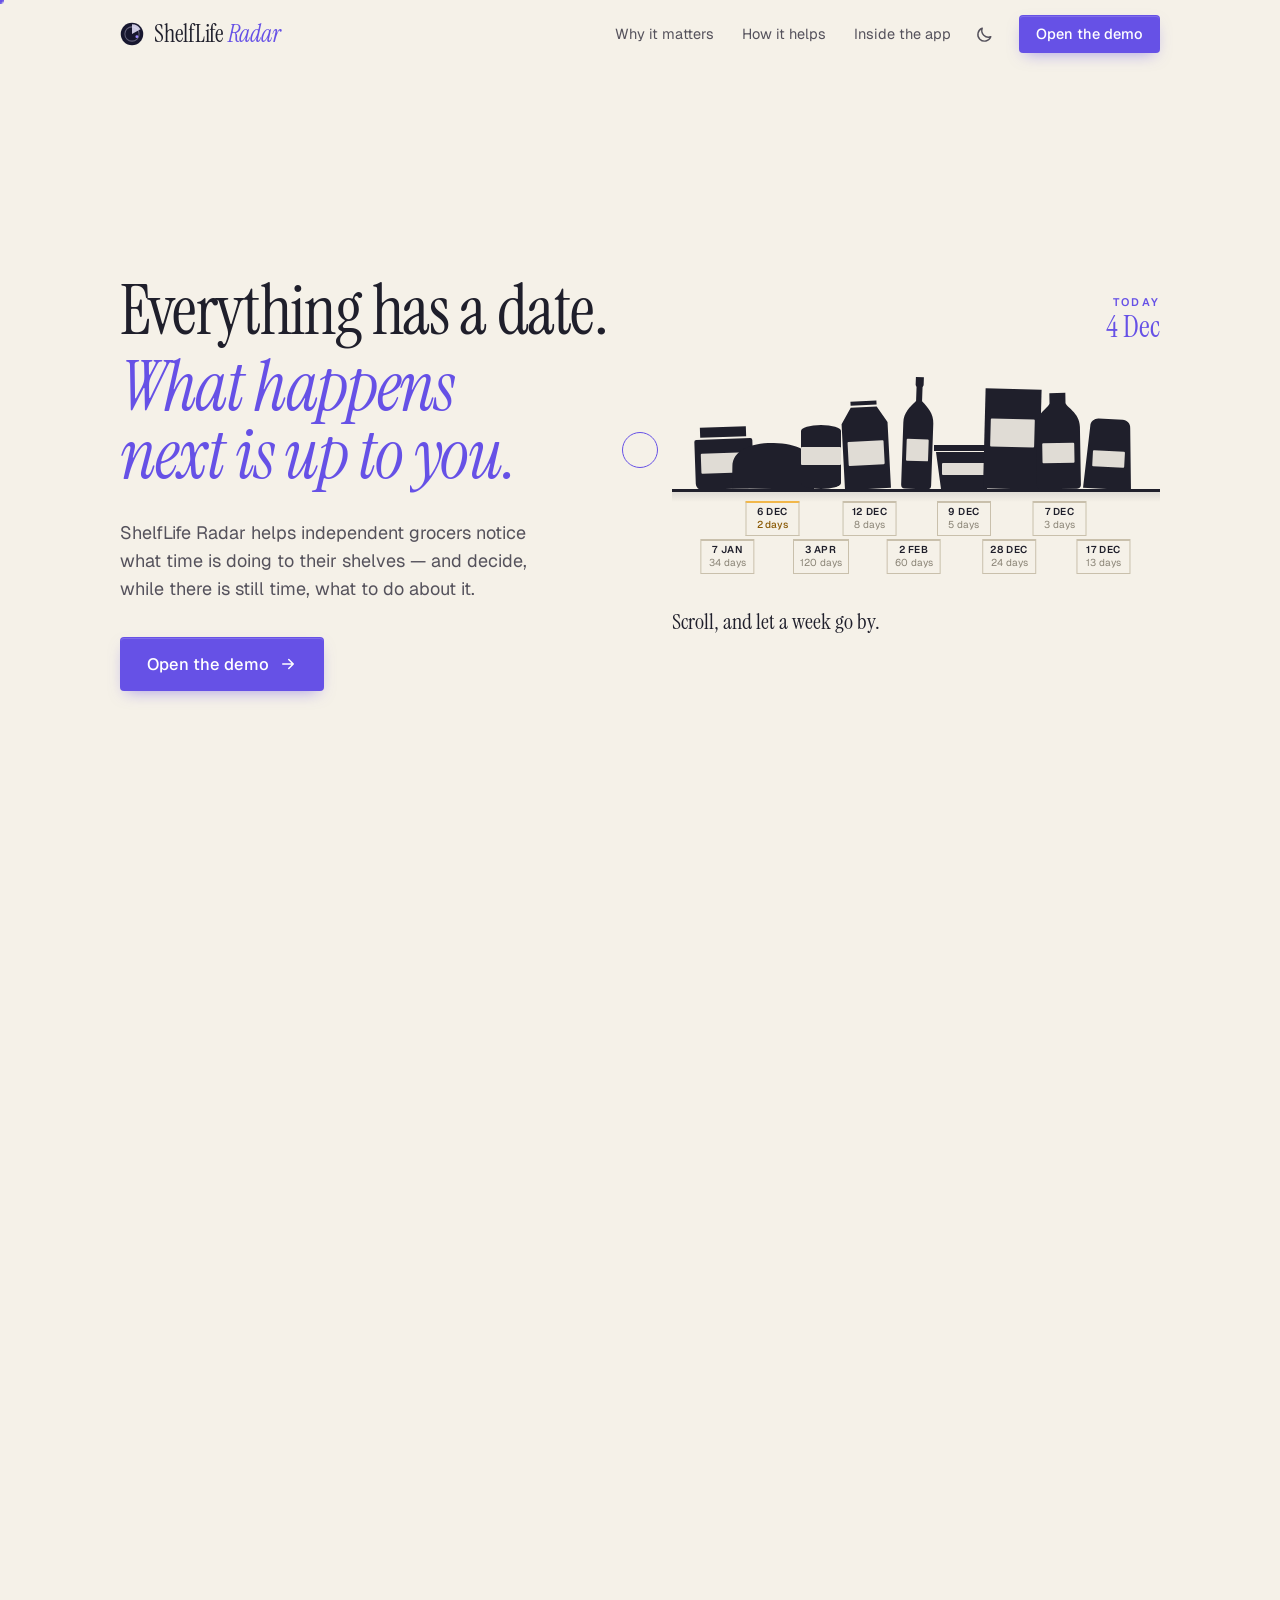
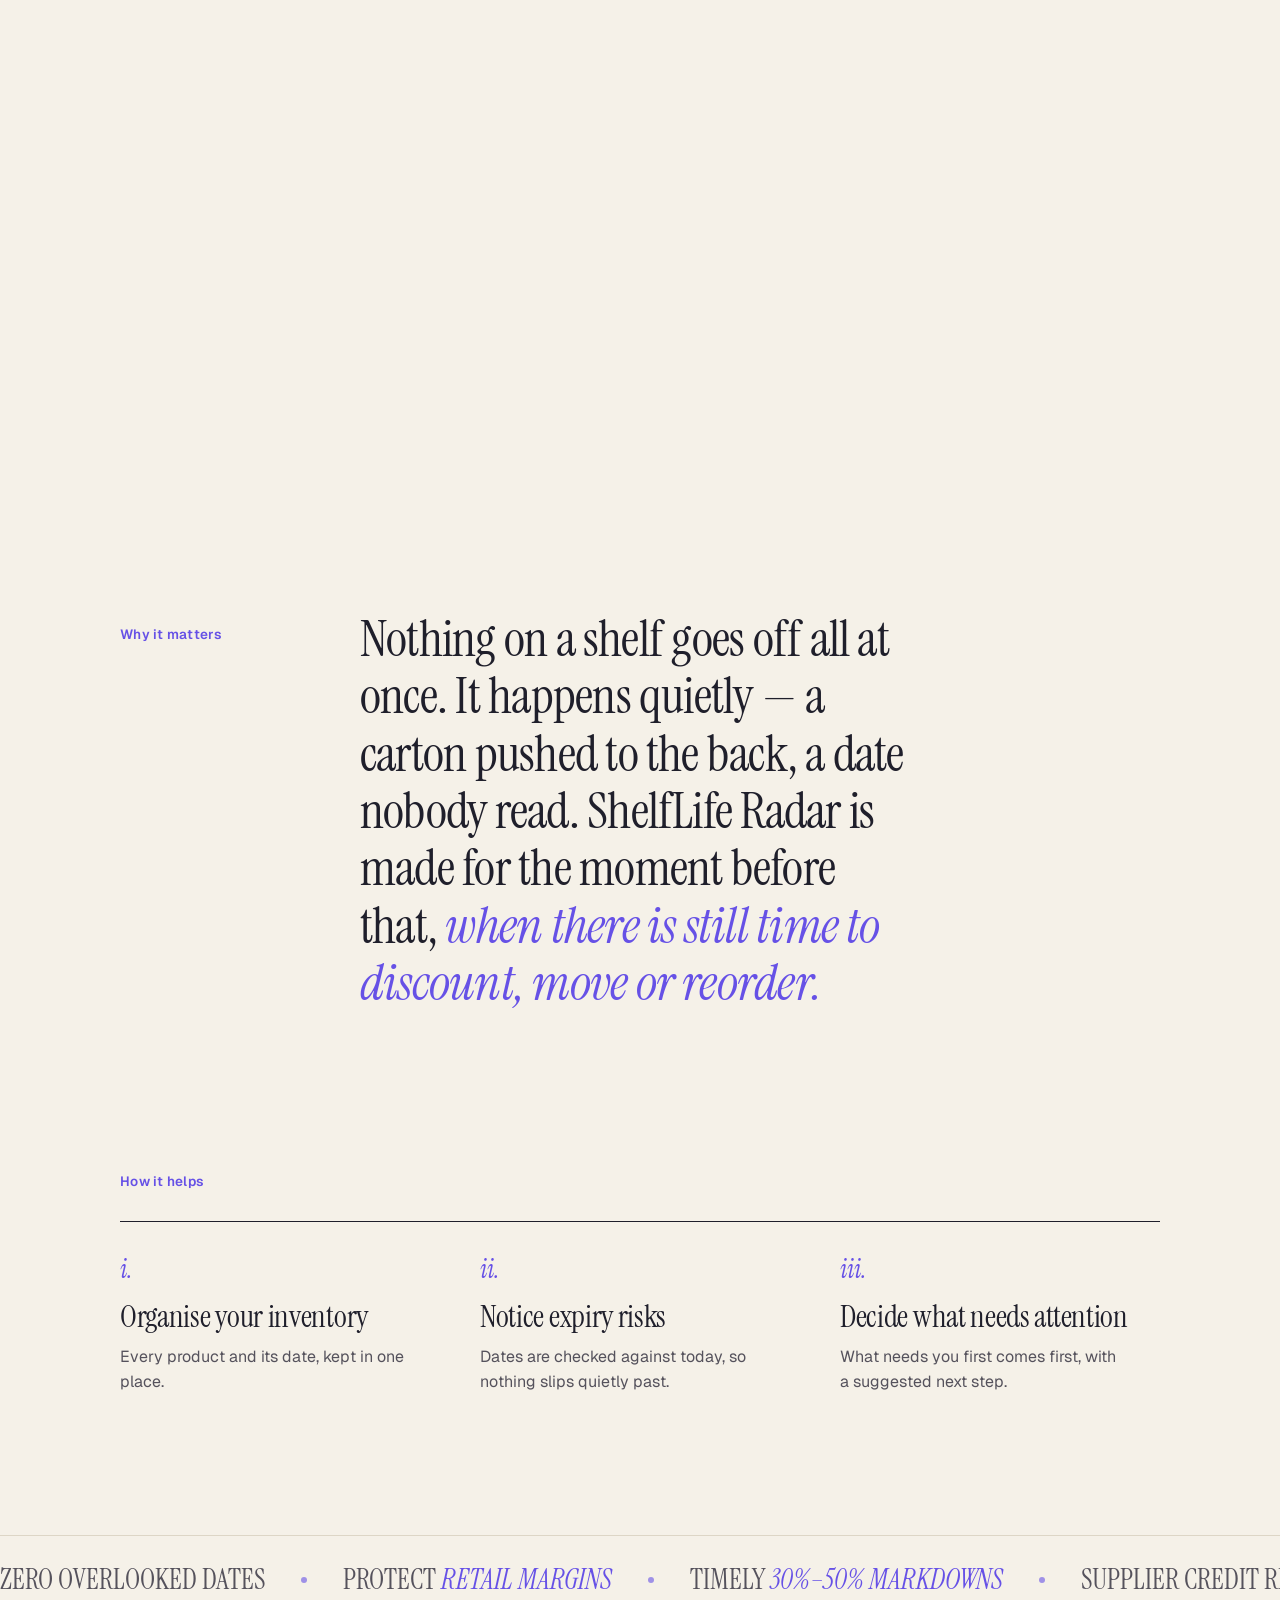
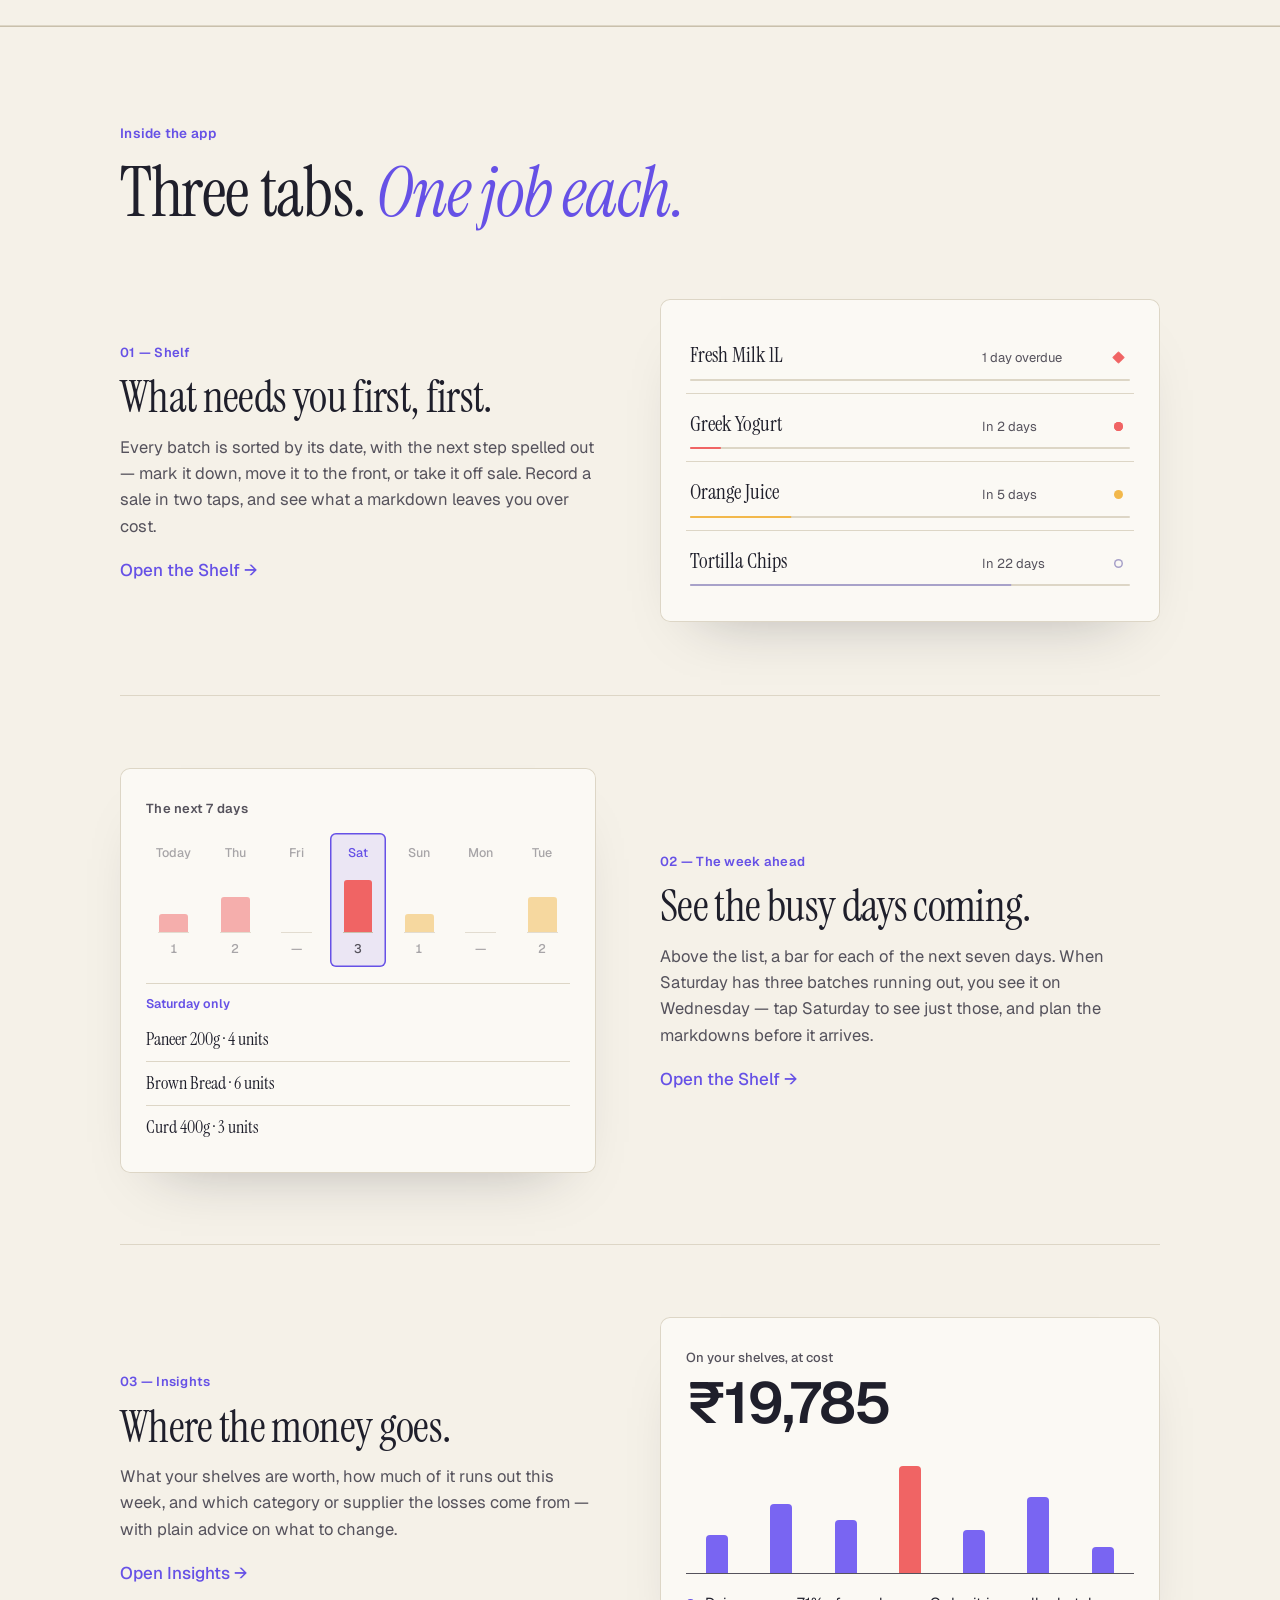
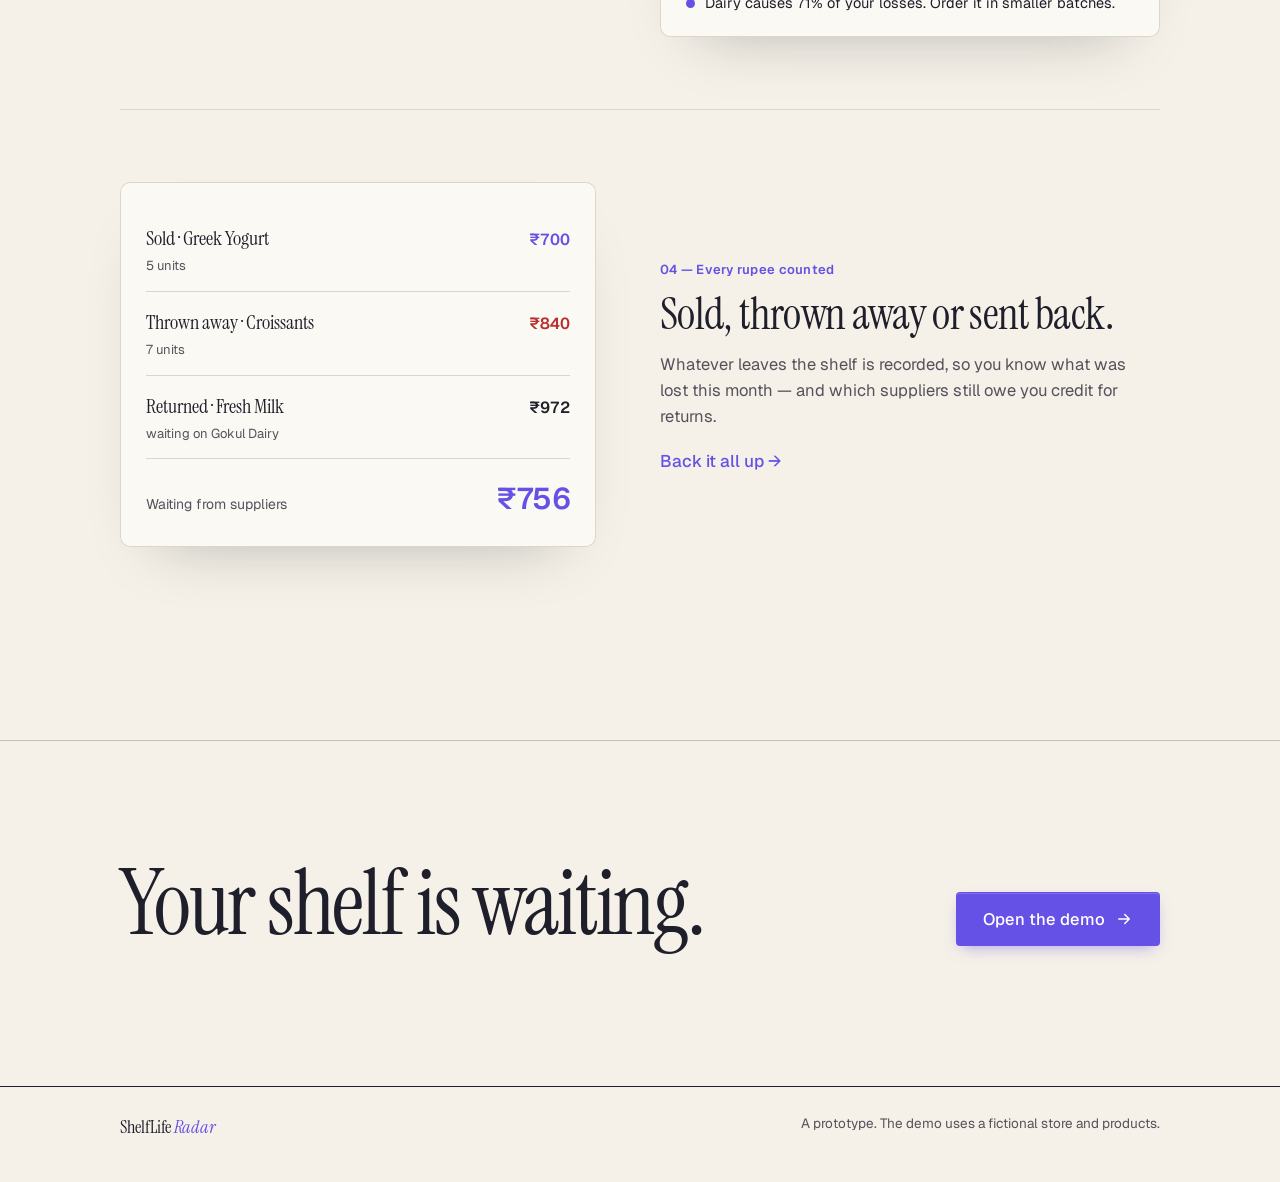
<file: index.html>
<!doctype html>
<html lang="en">
<head>
  <meta charset="utf-8" />
  <meta name="viewport" content="width=device-width, initial-scale=1" />
  <title>ShelfLife Radar — Everything has a date</title>
  <meta name="description" content="ShelfLife Radar helps independent grocers notice what time is doing to their shelves, and decide what to do about it while there is still time." />
  <meta name="theme-color" content="#F5F1E8" />
  <link rel="icon" href="assets/favicon.svg" type="image/svg+xml" />
  <link rel="apple-touch-icon" href="assets/icon-192.png" />
  <link rel="preconnect" href="https://fonts.googleapis.com" />
  <link rel="preconnect" href="https://fonts.gstatic.com" crossorigin />
  <link href="https://fonts.googleapis.com/css2?family=Instrument+Serif:ital@0;1&family=Geist:wght@400;500;600&display=swap" rel="stylesheet" />
  <link rel="stylesheet" href="css/styles.css" />
  <link rel="stylesheet" href="css/home.css" />
  <link rel="stylesheet" href="css/interactive.css" />
  <link rel="prefetch" href="demo.html" />
  <script>(function (d) { d.classList.add("js"); var t; try { t = localStorage.getItem("shelflife-theme"); } catch (e) {} if (t !== "light" && t !== "dark") t = window.matchMedia && matchMedia("(prefers-color-scheme: dark)").matches ? "dark" : "light"; d.setAttribute("data-theme", t); })(document.documentElement);</script>
</head>
<body class="home">
  <a class="skip-link" href="#main">Skip to content</a>

  <header class="nav" data-nav>
    <div class="wrap nav__inner">
      <a href="#top" class="brand" aria-label="ShelfLife Radar, back to top">
        <svg class="brand__mark" viewBox="0 0 32 32" width="24" height="24" aria-hidden="true">
          <circle cx="16" cy="16" r="15" fill="currentColor" />
          <circle cx="16" cy="16" r="9.5" fill="none" stroke="#EAE6FF" stroke-opacity=".35" stroke-width="1.4" />
          <path class="brand__sweep" d="M16 16 L16 3 A13 13 0 0 1 27.3 9.5 Z" fill="#EAE6FF" fill-opacity=".85" />
          <circle class="brand__blip" cx="22.5" cy="19.5" r="1.9" fill="#9D8CFF" />
        </svg>
        <span class="brand__name">ShelfLife <em>Radar</em></span>
      </a>
      <nav class="nav__links" aria-label="Primary">
        <a href="#why" class="nav__link" data-spy="why">Why it matters</a>
        <a href="#how" class="nav__link" data-spy="how">How it helps</a>
        <a href="#inside" class="nav__link" data-spy="inside">Inside the app</a>
      </nav>
      <button type="button" class="theme-toggle" data-theme-toggle aria-label="Switch to dark mode" title="Switch to dark mode">
        <svg viewBox="0 0 20 20" aria-hidden="true"><path class="theme-toggle__moon" d="M16.6 12.4A7 7 0 0 1 7.6 3.4a7 7 0 1 0 9 9Z" /><g class="theme-toggle__sun"><circle cx="10" cy="10" r="3.6" /><path d="M10 1.8v1.8M10 16.4v1.8M1.8 10h1.8M16.4 10h1.8M4.2 4.2l1.3 1.3M14.5 14.5l1.3 1.3M4.2 15.8l1.3-1.3M14.5 5.5l1.3-1.3" /></g></svg>
      </button>
      <a href="demo.html" class="btn btn--primary btn--sm btn-magnetic" data-page-link>Open the demo</a>
    </div>
  </header>

  <main id="main">
    <!-- Hero. On larger screens it stays in place while scrolling moves time forward on the shelf. -->
    <div class="hero-track" data-hero-track>
      <section class="hero" id="top" aria-labelledby="hero-title">
        <div class="wrap hero__inner">
          <div class="hero__copy">
            <h1 class="hero__title" id="hero-title" data-split data-hero>Everything has a date. <em>What happens next is up to you.</em></h1>
            <p class="hero__lead hero-in" style="--d:760ms">ShelfLife Radar helps independent grocers notice what time is doing to their shelves — and decide, while there is still time, what to do about it.</p>
            <div class="hero__cta hero-in" style="--d:880ms">
              <a href="demo.html" class="btn btn--primary btn--lg btn-magnetic" data-page-link>
                Open the demo
                <svg class="btn__arrow" viewBox="0 0 24 24" aria-hidden="true"><path d="M5 12h14M13 6l6 6-6 6" /></svg>
              </a>
            </div>
          </div>

          <!-- The one animated moment: a shelf where time passes, leaves a trace, then gets put in order -->
          <figure class="scene" data-scene>
            <div class="scene__today" aria-hidden="true"><span>Today</span><b data-scene-date></b></div>
            <div class="scene__shelf" data-scene-shelf aria-hidden="true">
              <span class="scene__scan"></span>
              <span class="scene__plank"></span>
            </div>
            <figcaption class="scene__caption" data-scene-caption aria-live="polite"></figcaption>
          </figure>
        </div>
      </section>
    </div>

    <!-- Why it matters: one editorial statement -->
    <section class="why" id="why" aria-labelledby="why-title">
      <div class="wrap why__inner">
        <h2 class="kicker" id="why-title" data-reveal>Why it matters</h2>
        <p class="why__text" data-split>Nothing on a shelf goes off all at once. It happens quietly — a carton pushed to the back, a date nobody read. ShelfLife Radar is made for the moment before that, <em>when there is still time to discount, move or reorder.</em></p>
      </div>
    </section>

    <!-- How it helps: three steps, set as type -->
    <section class="how" id="how" aria-labelledby="how-title">
      <div class="wrap">
        <h2 class="kicker" id="how-title" data-reveal>How it helps</h2>
        <ol class="steps" data-reveal>
          <li class="step" style="--n:0"><span class="step__n">i.</span><h3 class="step__title">Organise your inventory</h3><p class="step__text">Every product and its date, kept in one place.</p></li>
          <li class="step" style="--n:1"><span class="step__n">ii.</span><h3 class="step__title">Notice expiry risks</h3><p class="step__text">Dates are checked against today, so nothing slips quietly past.</p></li>
          <li class="step" style="--n:2"><span class="step__n">iii.</span><h3 class="step__title">Decide what needs attention</h3><p class="step__text">What needs you first comes first, with a suggested next step.</p></li>
        </ol>
      </div>
    </section>

    <!-- Kinetic Marquee Strip (Awwwards-style ribbon) -->
    <div class="marquee-wrap" aria-hidden="true">
      <div class="marquee-track">
        <div class="marquee-content">
          <span>ZERO OVERLOOKED DATES</span><span class="marquee-dot"></span>
          <span>PROTECT <em>RETAIL MARGINS</em></span><span class="marquee-dot"></span>
          <span>TIMELY <em>30%–50% MARKDOWNS</em></span><span class="marquee-dot"></span>
          <span>SUPPLIER CREDIT RECOVERY</span><span class="marquee-dot"></span>
          <span>FRESHNESS <em>RADAR</em></span><span class="marquee-dot"></span>
          <span>ZERO FOOD WASTE</span><span class="marquee-dot"></span>
        </div>
        <div class="marquee-content">
          <span>ZERO OVERLOOKED DATES</span><span class="marquee-dot"></span>
          <span>PROTECT <em>RETAIL MARGINS</em></span><span class="marquee-dot"></span>
          <span>TIMELY <em>30%–50% MARKDOWNS</em></span><span class="marquee-dot"></span>
          <span>SUPPLIER CREDIT RECOVERY</span><span class="marquee-dot"></span>
          <span>FRESHNESS <em>RADAR</em></span><span class="marquee-dot"></span>
          <span>ZERO FOOD WASTE</span><span class="marquee-dot"></span>
        </div>
      </div>
    </div>

    <!-- Inside the app: four pages, one job each. Each picture is drawn in HTML/CSS and comes alive as it scrolls in. -->
    <section class="inside" id="inside" aria-labelledby="inside-title">
      <div class="wrap">
        <h2 class="kicker" id="inside-title" data-reveal>Inside the app</h2>
        <p class="inside__lead" data-split>Three tabs. <em>One job each.</em></p>

        <article class="feature" data-feature>
          <div class="feature__copy">
            <span class="feature__n">01 — Shelf</span>
            <h3 class="feature__title">What needs you first, first.</h3>
            <p class="feature__text">Every batch is sorted by its date, with the next step spelled out — mark it down, move it to the front, or take it off sale. Record a sale in two taps, and see what a markdown leaves you over cost.</p>
            <a class="feature__go" href="demo.html" data-page-link>Open the Shelf <span aria-hidden="true">→</span></a>
          </div>
          <div class="art art-shelf" data-tilt aria-hidden="true">
            <div class="art__row" style="--r:0;--f:0"><b>Fresh Milk 1L</b><span class="is-red">1 day overdue</span><i class="art__fuse"></i><em class="art__dot art__dot--expired"></em></div>
            <div class="art__row" style="--r:1;--f:.07"><b>Greek Yogurt</b><span class="is-red">In 2 days</span><i class="art__fuse"></i><em class="art__dot art__dot--critical"></em></div>
            <div class="art__row" style="--r:2;--f:.23"><b>Orange Juice</b><span class="is-amber">In 5 days</span><i class="art__fuse"></i><em class="art__dot art__dot--high"></em></div>
            <div class="art__row" style="--r:3;--f:.73"><b>Tortilla Chips</b><span>In 22 days</span><i class="art__fuse"></i><em class="art__dot"></em></div>
          </div>
        </article>

        <article class="feature feature--flip" data-feature>
          <div class="feature__copy">
            <span class="feature__n">02 — The week ahead</span>
            <h3 class="feature__title">See the busy days coming.</h3>
            <p class="feature__text">Above the list, a bar for each of the next seven days. When Saturday has three batches running out, you see it on Wednesday — tap Saturday to see just those, and plan the markdowns before it arrives.</p>
            <a class="feature__go" href="demo.html" data-page-link>Open the Shelf <span aria-hidden="true">→</span></a>
          </div>
          <div class="art art-week" data-art-week data-tilt aria-hidden="true"></div>
        </article>

        <article class="feature" data-feature>
          <div class="feature__copy">
            <span class="feature__n">03 — Insights</span>
            <h3 class="feature__title">Where the money goes.</h3>
            <p class="feature__text">What your shelves are worth, how much of it runs out this week, and which category or supplier the losses come from — with plain advice on what to change.</p>
            <a class="feature__go" href="insights.html" data-page-link>Open Insights <span aria-hidden="true">→</span></a>
          </div>
          <div class="art art-ins" data-tilt aria-hidden="true">
            <span class="art-ins__label">On your shelves, at cost</span>
            <b class="art-ins__value" data-count-to="25452">₹25,452</b>
            <div class="art-ins__bars"><i style="--h:.32;--b:0"></i><i style="--h:.58;--b:1"></i><i style="--h:.44;--b:2"></i><i style="--h:.9;--b:3"></i><i style="--h:.36;--b:4"></i><i style="--h:.64;--b:5"></i><i style="--h:.22;--b:6"></i></div>
            <p class="art-ins__tip"><em></em>Dairy causes 71% of your losses. Order it in smaller batches.</p>
          </div>
        </article>

        <article class="feature feature--flip" data-feature>
          <div class="feature__copy">
            <span class="feature__n">04 — Every rupee counted</span>
            <h3 class="feature__title">Sold, thrown away or sent back.</h3>
            <p class="feature__text">Whatever leaves the shelf is recorded, so you know what was lost this month — and which suppliers still owe you credit for returns.</p>
            <a class="feature__go" href="settings.html" data-page-link>Back it all up <span aria-hidden="true">→</span></a>
          </div>
          <div class="art art-ledger" data-tilt aria-hidden="true">
            <div class="art-ledger__line" style="--r:0"><b>Sold · Greek Yogurt</b><span>5 units</span><strong class="is-violet">₹700</strong></div>
            <div class="art-ledger__line" style="--r:1"><b>Thrown away · Croissants</b><span>7 units</span><strong class="is-red">₹840</strong></div>
            <div class="art-ledger__line" style="--r:2"><b>Returned · Fresh Milk</b><span>waiting on Gokul Dairy</span><strong>₹972</strong></div>
            <div class="art-ledger__sum"><span>Waiting from suppliers</span><b data-count-to="972">₹972</b></div>
          </div>
        </article>
      </div>
    </section>

    <!-- Closing invitation -->
    <section class="end" aria-labelledby="end-title">
      <div class="wrap end__inner">
        <h2 class="end__title" id="end-title" data-split>Your shelf is waiting.</h2>
        <a href="demo.html" class="btn btn--primary btn--lg end__btn btn-magnetic" data-page-link data-reveal style="--d:300ms">
          Open the demo
          <svg class="btn__arrow" viewBox="0 0 24 24" aria-hidden="true"><path d="M5 12h14M13 6l6 6-6 6" /></svg>
        </a>
      </div>
    </section>
  </main>

  <footer class="foot">
    <div class="wrap foot__inner">
      <span class="foot__brand">ShelfLife <em>Radar</em></span>
      <span>A prototype. The demo uses a fictional store and products.</span>
    </div>
  </footer>

  <script src="js/main.js"></script>
  <script src="js/home.js"></script>
  <script src="js/interactive.js"></script>
</body>
</html>
</file>
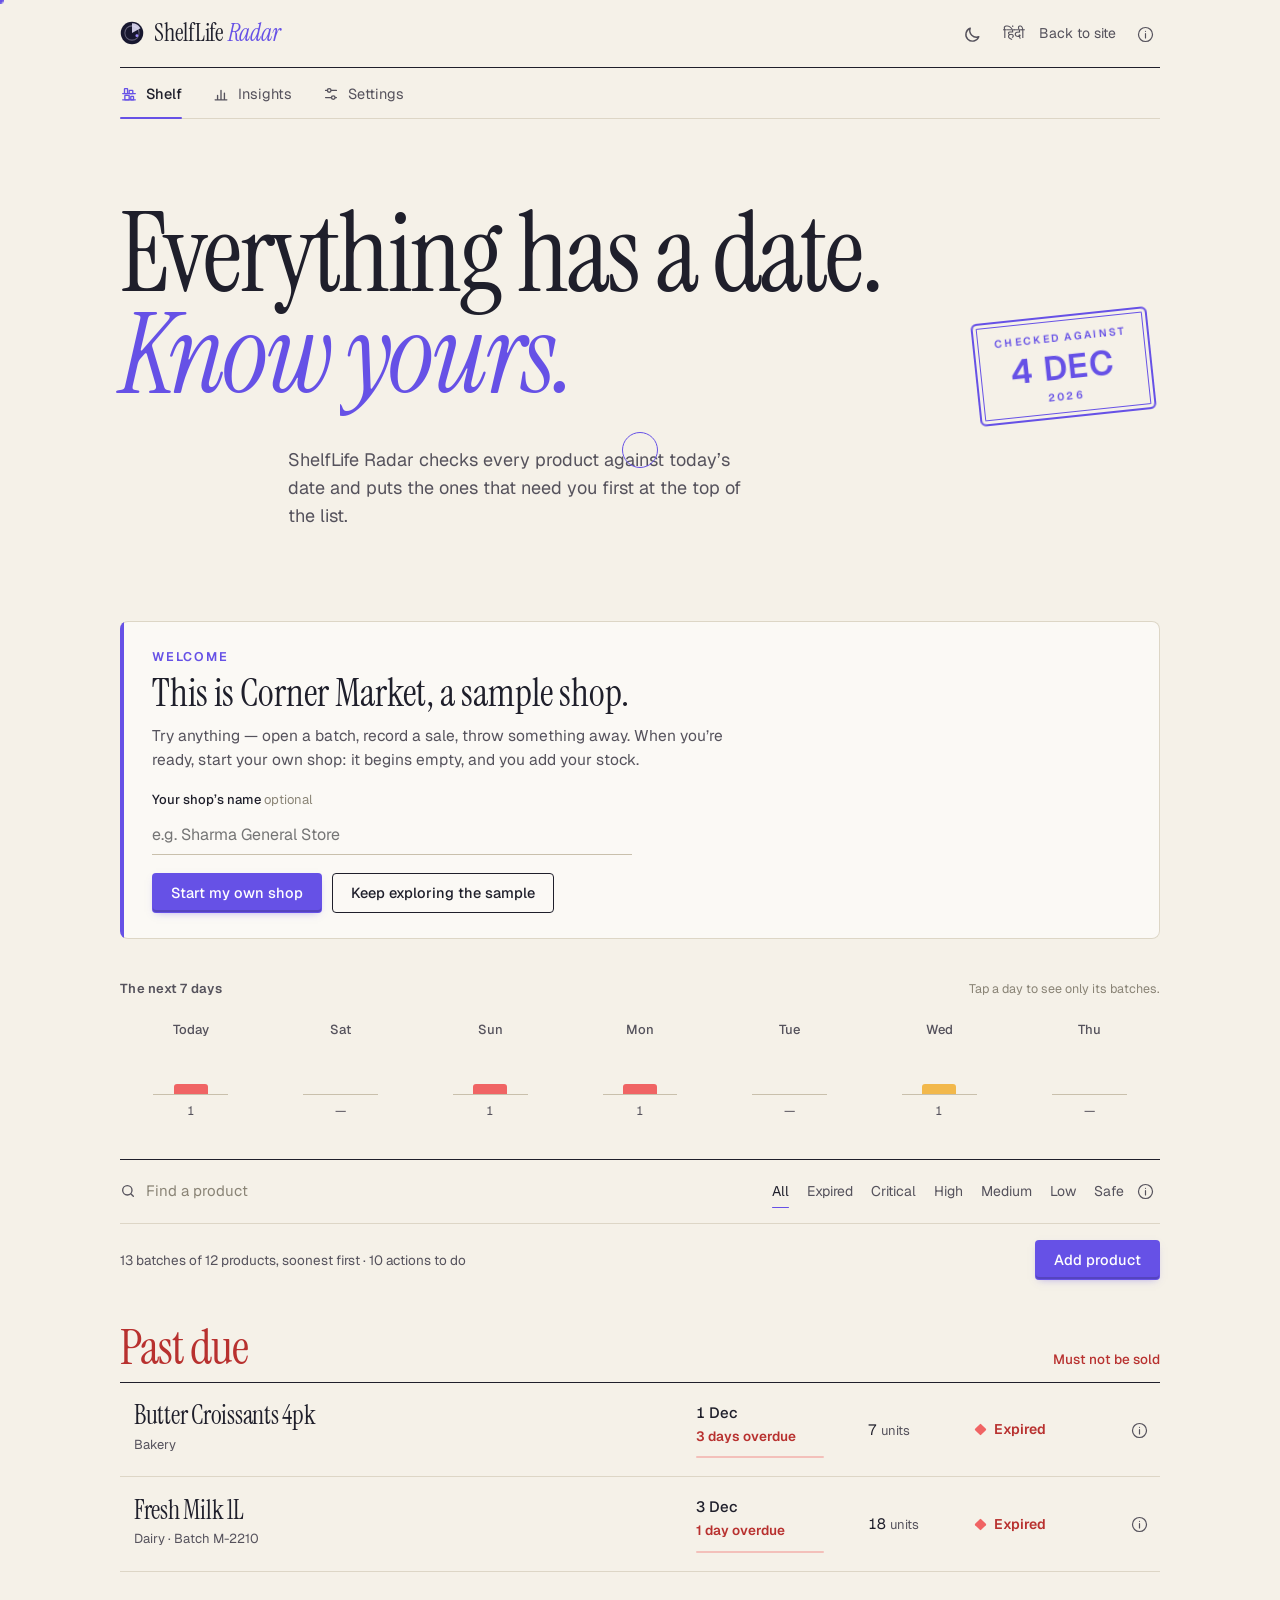
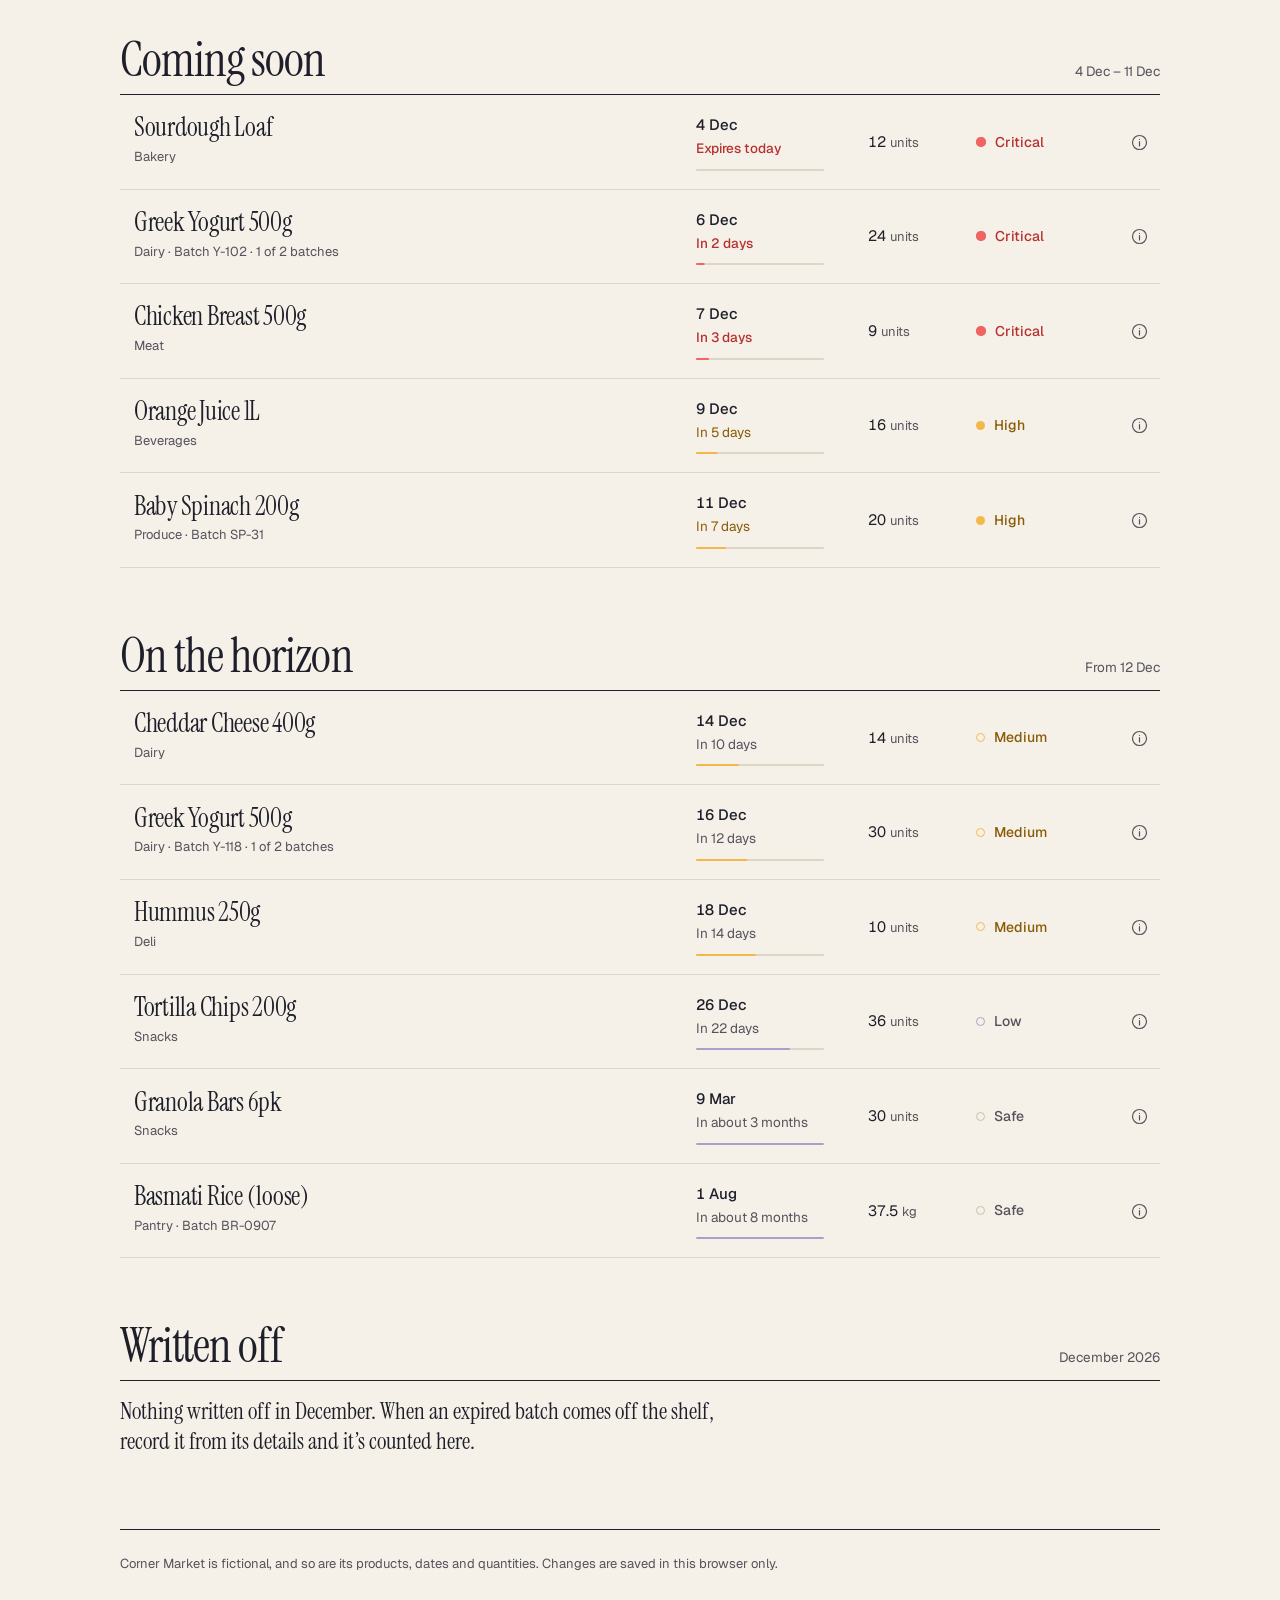
<file: demo.html>
<!doctype html>
<html lang="en">
<head>
  <meta charset="utf-8" />
  <meta name="viewport" content="width=device-width, initial-scale=1" />
  <title data-t>The Shelf — ShelfLife Radar</title>
  <meta name="description" content="ShelfLife Radar demo: everything has a date. Fictional inventory, sorted by expiry." />
  <meta name="theme-color" content="#F5F1E8" />
  <link rel="icon" href="assets/favicon.svg" type="image/svg+xml" />
  <link rel="apple-touch-icon" href="assets/icon-192.png" />
  <link rel="preconnect" href="https://fonts.googleapis.com" />
  <link rel="preconnect" href="https://fonts.gstatic.com" crossorigin />
  <!-- The Devanagari fonts are split by script, so they only download when Hindi text is on the page -->
  <link href="https://fonts.googleapis.com/css2?family=Instrument+Serif:ital@0;1&family=Geist:wght@400;500;600&family=Tiro+Devanagari+Hindi:ital@0;1&family=Noto+Sans+Devanagari:wght@400;500;600&display=swap" rel="stylesheet" />
  <link rel="stylesheet" href="css/styles.css" />
  <link rel="stylesheet" href="css/demo.css" />
  <link rel="stylesheet" href="css/app.css" />
  <link rel="stylesheet" href="css/interactive.css" />
  <link rel="prefetch" href="index.html" />
  <script>(function (d) { d.classList.add("js"); var t; try { t = localStorage.getItem("shelflife-theme"); } catch (e) {} if (t !== "light" && t !== "dark") t = window.matchMedia && matchMedia("(prefers-color-scheme: dark)").matches ? "dark" : "light"; d.setAttribute("data-theme", t); })(document.documentElement);</script>
</head>
<body class="paper">
  <a class="skip-link" href="#inventory" data-t>Skip to the inventory</a>

  <div class="sheet" data-demo>
    <header class="mast">
      <a href="index.html" class="mast__brand" data-page-link>
        <svg class="mast__mark" viewBox="0 0 32 32" width="24" height="24" aria-hidden="true">
          <circle cx="16" cy="16" r="15" fill="currentColor" />
          <circle cx="16" cy="16" r="9.5" fill="none" stroke="#EAE6FF" stroke-opacity=".35" stroke-width="1.4" />
          <path class="brand__sweep" d="M16 16 L16 3 A13 13 0 0 1 27.3 9.5 Z" fill="#EAE6FF" fill-opacity=".85" />
          <circle class="brand__blip" cx="22.5" cy="19.5" r="1.9" fill="#9D8CFF" />
        </svg>
        <span>ShelfLife <em>Radar</em></span>
      </a>
      <div class="mast__right">
        <!-- English / हिंदी: filled in by i18n.js -->
        <!-- shown only when the browser offers to install the site as an app -->
        <button type="button" class="mast__link mast__install" data-install hidden data-t>Install app</button>
        <button type="button" class="theme-toggle" data-theme-toggle aria-label="Switch to dark mode" title="Switch to dark mode">
          <svg viewBox="0 0 20 20" aria-hidden="true"><path class="theme-toggle__moon" d="M16.6 12.4A7 7 0 0 1 7.6 3.4a7 7 0 1 0 9 9Z" /><g class="theme-toggle__sun"><circle cx="10" cy="10" r="3.6" /><path d="M10 1.8v1.8M10 16.4v1.8M1.8 10h1.8M16.4 10h1.8M4.2 4.2l1.3 1.3M14.5 14.5l1.3 1.3M4.2 15.8l1.3-1.3M14.5 5.5l1.3-1.3" /></g></svg>
        </button>
        <button type="button" class="mast__link mast__lang" data-lang-switch></button>
        <a href="index.html" class="mast__link mast__home" data-page-link data-t>Back to site</a>
        <button type="button" class="info" data-info="about" aria-label="About this demo" data-t-attr="aria-label" aria-expanded="false" aria-controls="info-pop">
          <svg viewBox="0 0 20 20" aria-hidden="true"><circle cx="10" cy="10" r="8.25" /><path d="M10 9v5M10 6.2v.1" /></svg>
        </button>
      </div>
    </header>
    <!-- Shelf · Insights · Settings (built by shell.js; at the bottom on phones) -->
    <nav class="apptabs" aria-label="App" data-t-attr="aria-label" data-apptabs="shelf"></nav>

    <!-- Opening: identity only — no statistics -->
    <section class="opening" aria-labelledby="title">
      <p class="opening__shop" data-shop-name hidden></p>
      <h1 class="opening__title" id="title" data-split data-hero data-t-html>Everything has a date. <em>Know yours.</em></h1>
      <p class="opening__lead hero-in" style="--d:560ms" data-t>ShelfLife Radar checks every product against today’s date and puts the ones that need you first at the top of the list.</p>
      <!-- The signature: a grocer's date stamp that rolls forward to today, then presses down -->
      <div class="stamp" data-stamp role="img" aria-label="">
        <span class="stamp__label" aria-hidden="true" data-t>Checked against</span>
        <span class="stamp__window" aria-hidden="true"><span class="stamp__roll" data-roll></span></span>
        <span class="stamp__year" aria-hidden="true" data-year></span>
      </div>
    </section>

    <!-- First visit: this is a sample shop; start your own when ready (filled in by app.js) -->
    <section class="welcome" aria-labelledby="welcome-title" data-welcome hidden></section>

    <!-- Inventory: the part you act on -->
    <main class="inventory" id="inventory" tabindex="-1" aria-labelledby="inventory-title">
      <h2 class="sr-only" id="inventory-title" data-t>Inventory</h2>
      <!-- The next 7 days: a bar per day; choosing a day shows only its batches (built by app.js) -->
      <section class="week" aria-labelledby="week-title" data-week hidden>
        <div class="week__head"><h3 class="week__title" id="week-title" data-t>The next 7 days</h3><p class="week__hint" aria-live="polite" data-week-hint></p></div>
        <div class="week__days" role="group" aria-labelledby="week-title" data-week-days></div>
      </section>
      <div class="controls">
        <div class="find">
          <label class="sr-only" for="find-input" data-t>Find a product by name, batch, supplier or barcode</label>
          <svg viewBox="0 0 24 24" aria-hidden="true"><circle cx="11" cy="11" r="7" /><path d="m20 20-3.5-3.5" /></svg>
          <input id="find-input" type="search" placeholder="Find a product" data-t-attr="placeholder" autocomplete="off" data-search />
          <!-- shown only where the browser can read barcodes from the camera -->
          <button type="button" class="info find__scan" data-scan-search aria-label="Scan a barcode with the camera" data-t-attr="aria-label" hidden>
            <svg viewBox="0 0 20 20" aria-hidden="true"><path d="M2.5 6V3.5h2.5M15 3.5h2.5V6M17.5 14v2.5H15M5 16.5H2.5V14M6 7v6M8.5 7v6M11 7v6M14 7v6" /></svg>
          </button>
        </div>
        <div class="filter">
          <div class="tabs" role="group" aria-label="Filter by risk level" data-t-attr="aria-label" data-filters></div>
          <button type="button" class="info" data-info="levels" aria-label="What the risk levels mean" data-t-attr="aria-label" aria-expanded="false" aria-controls="info-pop">
            <svg viewBox="0 0 20 20" aria-hidden="true"><circle cx="10" cy="10" r="8.25" /><path d="M10 9v5M10 6.2v.1" /></svg>
          </button>
        </div>
      </div>
      <div class="inv__meta">
        <p aria-live="polite"><span data-count></span><span data-count-tail></span></p>
        <div class="inv__actions">
          <!-- import, export, backup and reset are on the Settings tab -->
          <button type="button" class="btn btn--primary btn--sm" data-add aria-expanded="false" aria-controls="adder" data-t>Add product</button>
        </div>
      </div>
      <!-- Add product: expands in place, like a product's details -->
      <section class="adder" id="adder" aria-labelledby="adder-title" data-adder inert>
        <div class="adder__inner"><div class="adder__body" data-adder-body></div></div>
      </section>
      <div data-groups></div>
      <div class="empty" data-empty hidden></div>

      <!-- Written off: expired stock that has left the shelf, and what it cost -->
      <section class="group ledger is-in" aria-labelledby="ledger-title">
        <header class="group__head"><h3 class="group__title" id="ledger-title" data-t>Written off</h3><p class="group__note" data-ledger-note></p></header>
        <p class="ledger__sum" aria-live="polite" data-ledger-sum></p>
        <p class="ledger__more" data-ledger-more hidden></p>
        <ol class="ledger__list" data-ledger-list></ol>
        <p class="ledger__export" data-ledger-export-wrap hidden><button type="button" class="detail__link" data-ledger-export data-t>Download all write-offs (CSV)</button></p>
      </section>
    </main>

    <footer class="colophon">
      <p data-t>Corner Market is fictional, and so are its products, dates and quantities. Changes are saved in this browser only.</p>
    </footer>
  </div>

  <div class="pop" id="info-pop" role="dialog" aria-modal="false" aria-labelledby="pop-title" data-pop hidden></div>
  <div class="toasts" aria-live="polite" data-toasts></div>

  <!-- the language goes first, so the headline is split into words already translated -->
  <script src="js/demo/i18n-hi.js"></script>
  <script src="js/demo/i18n.js"></script>
  <script src="js/main.js"></script>
  <script src="js/demo/inventory.js"></script>
  <script src="js/demo/store.js"></script>
  <script src="js/demo/csv.js"></script>
  <script src="js/demo/scan.js"></script>
  <script src="js/demo/ui.js"></script>
  <script src="js/demo/shell.js"></script>
  <script src="js/demo/app.js"></script>
  <script src="js/interactive.js"></script>
</body>
</html>
</file>
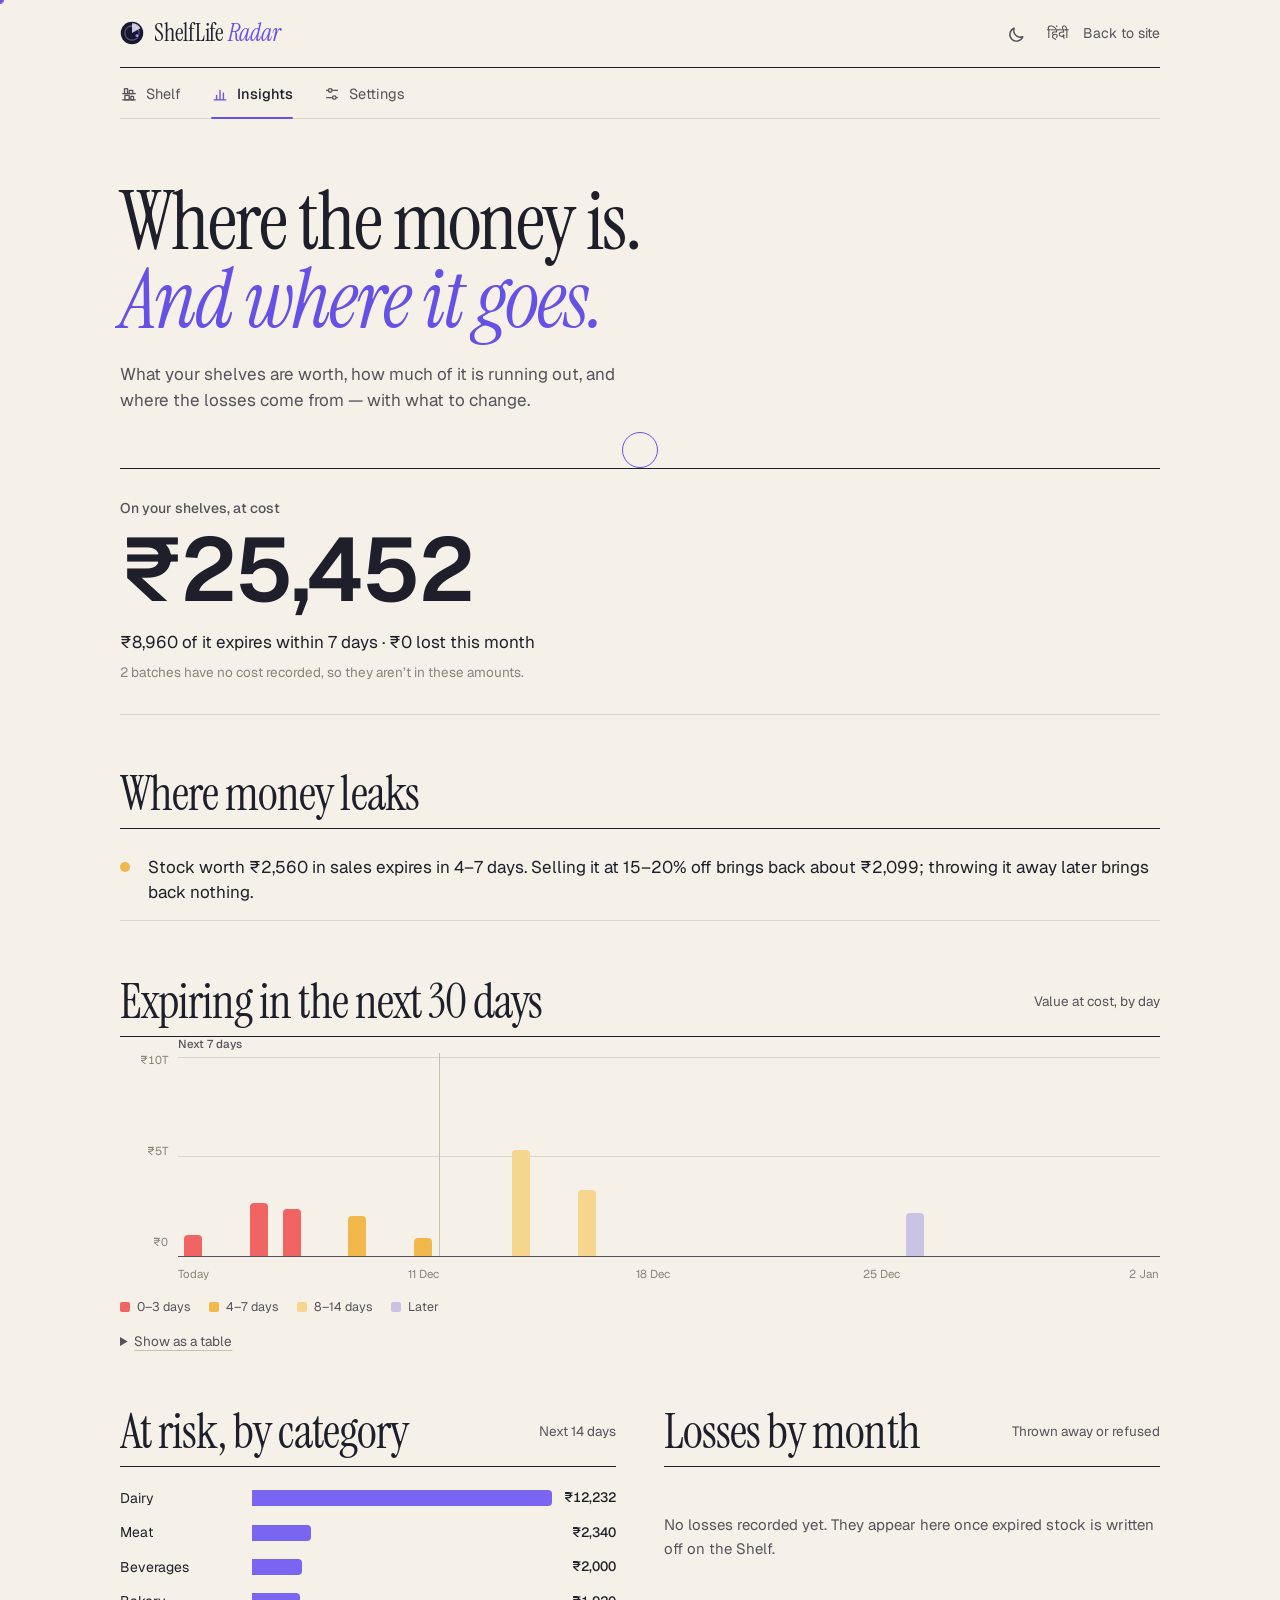
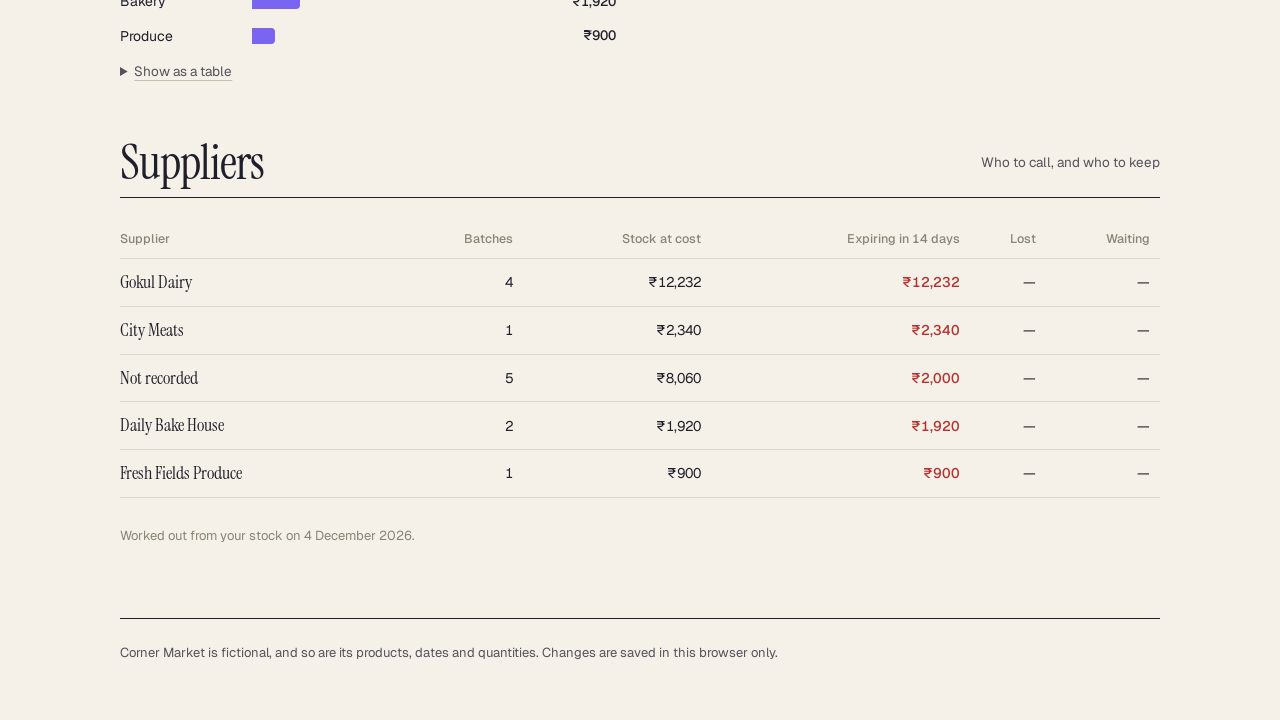
<file: insights.html>
<!doctype html>
<html lang="en">
<head>
  <meta charset="utf-8" />
  <meta name="viewport" content="width=device-width, initial-scale=1" />
  <title data-t>Insights — ShelfLife Radar</title>
  <meta name="description" content="ShelfLife Radar insights: what your shelves are worth, what expires soon, and where the losses come from." />
  <meta name="theme-color" content="#F5F1E8" />
  <link rel="icon" href="assets/favicon.svg" type="image/svg+xml" />
  <link rel="apple-touch-icon" href="assets/icon-192.png" />
  <link rel="preconnect" href="https://fonts.googleapis.com" />
  <link rel="preconnect" href="https://fonts.gstatic.com" crossorigin />
  <link href="https://fonts.googleapis.com/css2?family=Instrument+Serif:ital@0;1&family=Geist:wght@400;500;600&family=Tiro+Devanagari+Hindi:ital@0;1&family=Noto+Sans+Devanagari:wght@400;500;600&display=swap" rel="stylesheet" />
  <link rel="stylesheet" href="css/styles.css" />
  <link rel="stylesheet" href="css/demo.css" />
  <link rel="stylesheet" href="css/app.css" />
  <link rel="stylesheet" href="css/interactive.css" />
  <script>(function (d) { d.classList.add("js"); var t; try { t = localStorage.getItem("shelflife-theme"); } catch (e) {} if (t !== "light" && t !== "dark") t = window.matchMedia && matchMedia("(prefers-color-scheme: dark)").matches ? "dark" : "light"; d.setAttribute("data-theme", t); })(document.documentElement);</script>
</head>
<body class="paper">
  <a class="skip-link" href="#insights" data-t>Skip to the insights</a>

  <div class="sheet">
    <header class="mast">
      <a href="index.html" class="mast__brand" data-page-link>
        <svg class="mast__mark" viewBox="0 0 32 32" width="24" height="24" aria-hidden="true">
          <circle cx="16" cy="16" r="15" fill="currentColor" />
          <circle cx="16" cy="16" r="9.5" fill="none" stroke="#EAE6FF" stroke-opacity=".35" stroke-width="1.4" />
          <path class="brand__sweep" d="M16 16 L16 3 A13 13 0 0 1 27.3 9.5 Z" fill="#EAE6FF" fill-opacity=".85" />
          <circle class="brand__blip" cx="22.5" cy="19.5" r="1.9" fill="#9D8CFF" />
        </svg>
        <span>ShelfLife <em>Radar</em></span>
      </a>
      <div class="mast__right">
        <button type="button" class="mast__link mast__install" data-install hidden data-t>Install app</button>
        <button type="button" class="theme-toggle" data-theme-toggle aria-label="Switch to dark mode" title="Switch to dark mode">
          <svg viewBox="0 0 20 20" aria-hidden="true"><path class="theme-toggle__moon" d="M16.6 12.4A7 7 0 0 1 7.6 3.4a7 7 0 1 0 9 9Z" /><g class="theme-toggle__sun"><circle cx="10" cy="10" r="3.6" /><path d="M10 1.8v1.8M10 16.4v1.8M1.8 10h1.8M16.4 10h1.8M4.2 4.2l1.3 1.3M14.5 14.5l1.3 1.3M4.2 15.8l1.3-1.3M14.5 5.5l1.3-1.3" /></g></svg>
        </button>
        <button type="button" class="mast__link mast__lang" data-lang-switch></button>
        <a href="index.html" class="mast__link mast__home" data-page-link data-t>Back to site</a>
      </div>
    </header>
    <nav class="apptabs" aria-label="App" data-t-attr="aria-label" data-apptabs="insights"></nav>

    <section class="pagehead" aria-labelledby="title">
      <h1 class="pagehead__title" id="title" data-split data-hero data-t-html>Where the money is. <em>And where it goes.</em></h1>
      <p class="pagehead__lead hero-in" style="--d:420ms" data-t>What your shelves are worth, how much of it is running out, and where the losses come from — with what to change.</p>
    </section>

    <main id="insights" tabindex="-1" data-insights>
      <!-- the one number -->
      <section class="figure hero-in" style="--d:600ms" aria-label="Stock value" data-t-attr="aria-label">
        <p class="figure__label" data-t>On your shelves, at cost</p>
        <p class="figure__value" data-ins-hero>₹0</p>
        <p class="figure__line" data-ins-line></p>
        <p class="figure__note" data-ins-note></p>
      </section>

      <section class="group pageblock" aria-labelledby="todo-title">
        <header class="group__head"><h2 class="group__title" id="todo-title" data-t>Where money leaks</h2></header>
        <ul class="advices" data-ins-advice></ul>
      </section>

      <section class="group pageblock" aria-labelledby="next30-title">
        <header class="group__head"><h2 class="group__title" id="next30-title" data-t>Expiring in the next 30 days</h2><p class="group__note" data-t>Value at cost, by day</p></header>
        <div class="chart" data-chart-30></div>
      </section>

      <div class="pair">
        <section class="group pageblock" aria-labelledby="cat-title">
          <header class="group__head"><h2 class="group__title" id="cat-title" data-t>At risk, by category</h2><p class="group__note" data-t>Next 14 days</p></header>
          <div class="chart" data-chart-cat></div>
        </section>
        <section class="group pageblock" aria-labelledby="loss-title">
          <header class="group__head"><h2 class="group__title" id="loss-title" data-t>Losses by month</h2><p class="group__note" data-t>Thrown away or refused</p></header>
          <div class="chart" data-chart-loss></div>
        </section>
      </div>

      <section class="group pageblock" aria-labelledby="sup-title">
        <header class="group__head"><h2 class="group__title" id="sup-title" data-t>Suppliers</h2><p class="group__note" data-t>Who to call, and who to keep</p></header>
        <div data-ins-suppliers></div>
      </section>
      <p class="asof" data-ins-asof></p>
    </main>

    <footer class="colophon">
      <p data-t>Corner Market is fictional, and so are its products, dates and quantities. Changes are saved in this browser only.</p>
    </footer>
  </div>

  <div class="tip" role="tooltip" data-tip hidden></div>
  <div class="toasts" aria-live="polite" data-toasts></div>

  <script src="js/demo/i18n-hi.js"></script>
  <script src="js/demo/i18n.js"></script>
  <script src="js/main.js"></script>
  <script src="js/demo/inventory.js"></script>
  <script src="js/demo/store.js"></script>
  <script src="js/demo/ui.js"></script>
  <script src="js/demo/shell.js"></script>
  <script src="js/demo/insights.js"></script>
  <script src="js/interactive.js"></script>
</body>
</html>
</file>
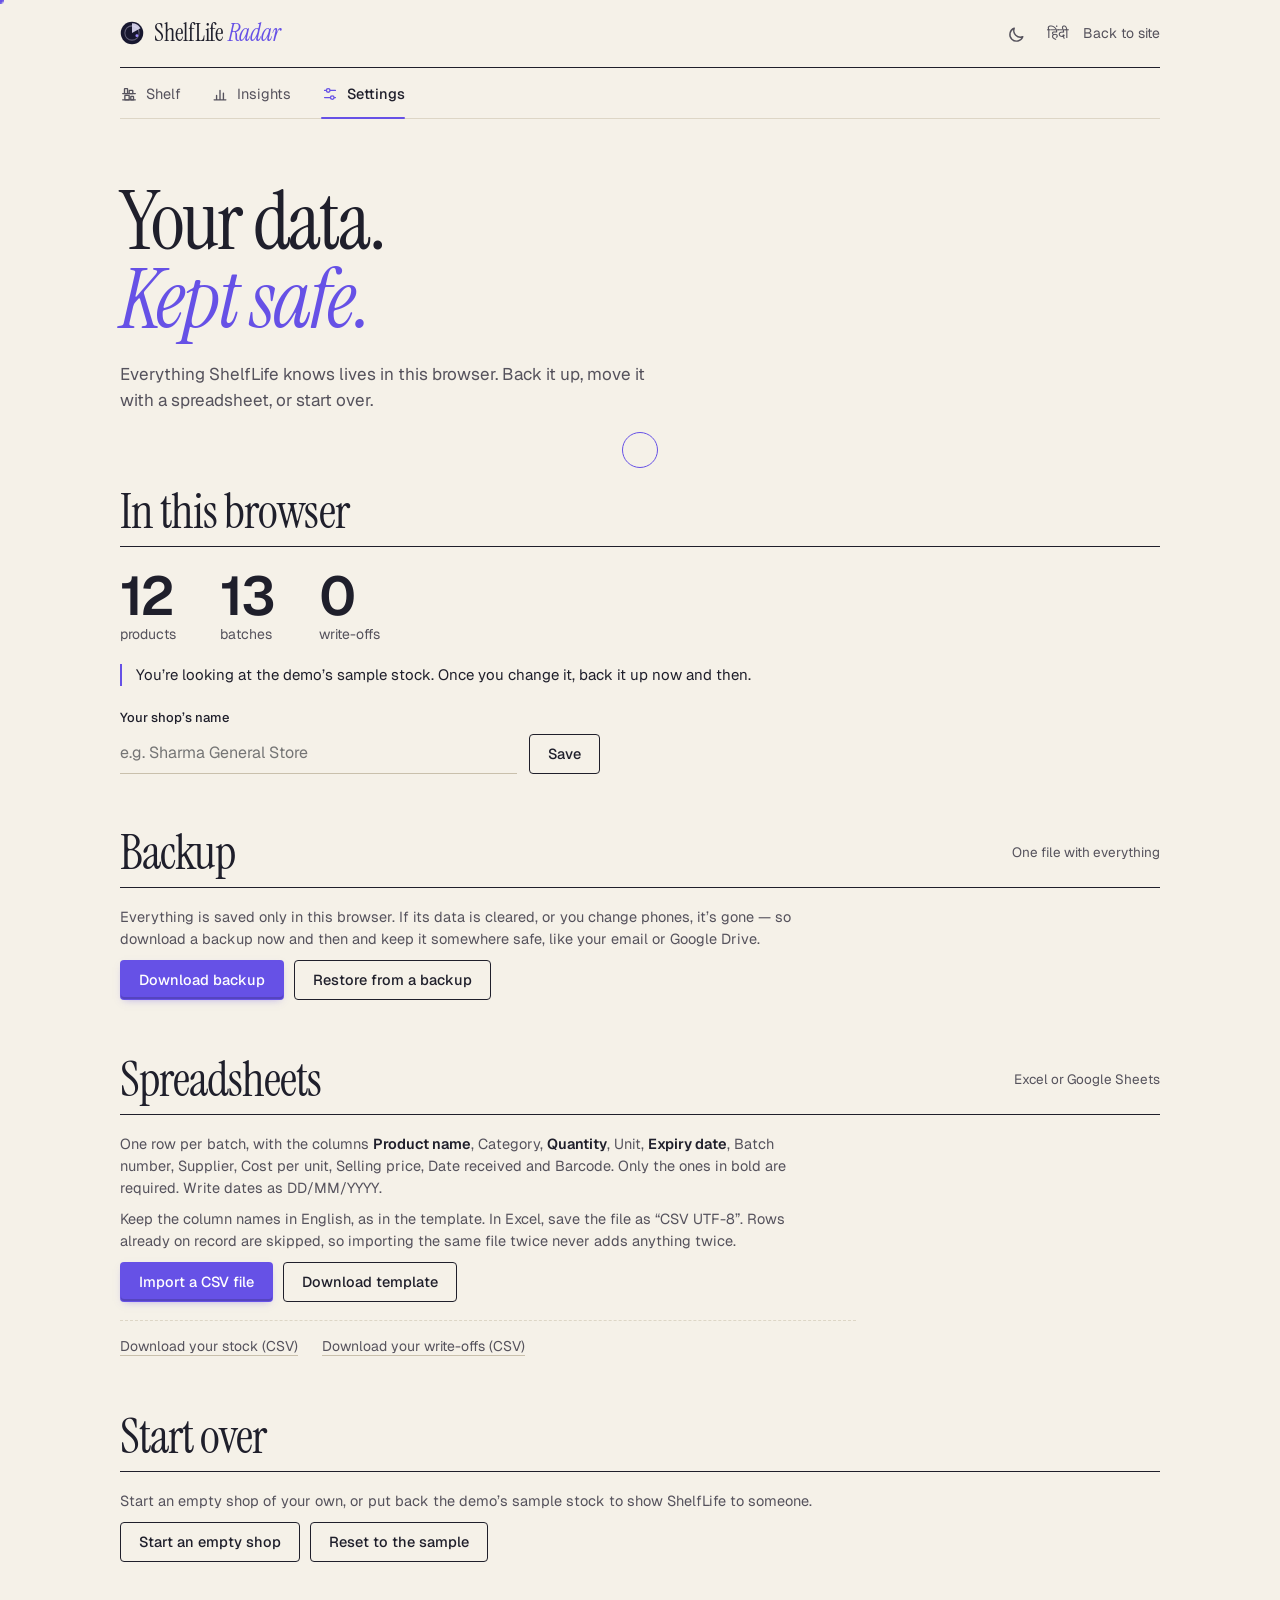
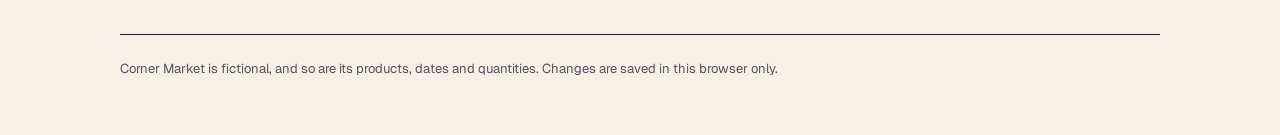
<file: settings.html>
<!doctype html>
<html lang="en">
<head>
  <meta charset="utf-8" />
  <meta name="viewport" content="width=device-width, initial-scale=1" />
  <title data-t>Settings — ShelfLife Radar</title>
  <meta name="description" content="ShelfLife Radar settings: backup and restore, spreadsheets, and starting over." />
  <meta name="theme-color" content="#F5F1E8" />
  <link rel="icon" href="assets/favicon.svg" type="image/svg+xml" />
  <link rel="apple-touch-icon" href="assets/icon-192.png" />
  <link rel="preconnect" href="https://fonts.googleapis.com" />
  <link rel="preconnect" href="https://fonts.gstatic.com" crossorigin />
  <link href="https://fonts.googleapis.com/css2?family=Instrument+Serif:ital@0;1&family=Geist:wght@400;500;600&family=Tiro+Devanagari+Hindi:ital@0;1&family=Noto+Sans+Devanagari:wght@400;500;600&display=swap" rel="stylesheet" />
  <link rel="stylesheet" href="css/styles.css" />
  <link rel="stylesheet" href="css/demo.css" />
  <link rel="stylesheet" href="css/app.css" />
  <link rel="stylesheet" href="css/interactive.css" />
  <script>(function (d) { d.classList.add("js"); var t; try { t = localStorage.getItem("shelflife-theme"); } catch (e) {} if (t !== "light" && t !== "dark") t = window.matchMedia && matchMedia("(prefers-color-scheme: dark)").matches ? "dark" : "light"; d.setAttribute("data-theme", t); })(document.documentElement);</script>
</head>
<body class="paper">
  <a class="skip-link" href="#settings" data-t>Skip to the settings</a>

  <div class="sheet">
    <header class="mast">
      <a href="index.html" class="mast__brand" data-page-link>
        <svg class="mast__mark" viewBox="0 0 32 32" width="24" height="24" aria-hidden="true">
          <circle cx="16" cy="16" r="15" fill="currentColor" />
          <circle cx="16" cy="16" r="9.5" fill="none" stroke="#EAE6FF" stroke-opacity=".35" stroke-width="1.4" />
          <path class="brand__sweep" d="M16 16 L16 3 A13 13 0 0 1 27.3 9.5 Z" fill="#EAE6FF" fill-opacity=".85" />
          <circle class="brand__blip" cx="22.5" cy="19.5" r="1.9" fill="#9D8CFF" />
        </svg>
        <span>ShelfLife <em>Radar</em></span>
      </a>
      <div class="mast__right">
        <button type="button" class="mast__link mast__install" data-install hidden data-t>Install app</button>
        <button type="button" class="theme-toggle" data-theme-toggle aria-label="Switch to dark mode" title="Switch to dark mode">
          <svg viewBox="0 0 20 20" aria-hidden="true"><path class="theme-toggle__moon" d="M16.6 12.4A7 7 0 0 1 7.6 3.4a7 7 0 1 0 9 9Z" /><g class="theme-toggle__sun"><circle cx="10" cy="10" r="3.6" /><path d="M10 1.8v1.8M10 16.4v1.8M1.8 10h1.8M16.4 10h1.8M4.2 4.2l1.3 1.3M14.5 14.5l1.3 1.3M4.2 15.8l1.3-1.3M14.5 5.5l1.3-1.3" /></g></svg>
        </button>
        <button type="button" class="mast__link mast__lang" data-lang-switch></button>
        <a href="index.html" class="mast__link mast__home" data-page-link data-t>Back to site</a>
      </div>
    </header>
    <nav class="apptabs" aria-label="App" data-t-attr="aria-label" data-apptabs="settings"></nav>

    <section class="pagehead" aria-labelledby="title">
      <h1 class="pagehead__title" id="title" data-split data-hero data-t-html>Your data. <em>Kept safe.</em></h1>
      <p class="pagehead__lead hero-in" style="--d:420ms" data-t>Everything ShelfLife knows lives in this browser. Back it up, move it with a spreadsheet, or start over.</p>
    </section>

    <main id="settings" tabindex="-1" data-settings>
      <section class="group pageblock" aria-labelledby="data-title">
        <header class="group__head"><h2 class="group__title" id="data-title" data-t>In this browser</h2></header>
        <p class="set__counts" aria-live="polite" data-set-summary></p>
        <p class="set__due" data-set-due></p>
        <form class="set__name" data-set-name novalidate>
          <label for="shop" data-t>Your shop’s name</label>
          <span class="set__name-row">
            <input id="shop" name="shop" type="text" maxlength="60" autocomplete="organization" placeholder="e.g. Sharma General Store" data-t-attr="placeholder" />
            <button type="submit" class="btn btn--ghost btn--sm" data-t>Save</button>
          </span>
        </form>
      </section>

      <section class="group pageblock" aria-labelledby="backup-title">
        <header class="group__head"><h2 class="group__title" id="backup-title" data-t>Backup</h2><p class="group__note" data-t>One file with everything</p></header>
        <div class="set__panel" aria-live="polite" data-set-backup></div>
      </section>

      <section class="group pageblock" aria-labelledby="sheets-title">
        <header class="group__head"><h2 class="group__title" id="sheets-title" data-t>Spreadsheets</h2><p class="group__note" data-t>Excel or Google Sheets</p></header>
        <div class="set__panel" aria-live="polite" data-set-sheets></div>
      </section>

      <section class="group pageblock" aria-labelledby="reset-title">
        <header class="group__head"><h2 class="group__title" id="reset-title" data-t>Start over</h2></header>
        <div class="set__panel" aria-live="polite" data-set-reset></div>
      </section>
    </main>

    <footer class="colophon">
      <p data-t>Corner Market is fictional, and so are its products, dates and quantities. Changes are saved in this browser only.</p>
    </footer>
  </div>

  <div class="toasts" aria-live="polite" data-toasts></div>

  <script src="js/demo/i18n-hi.js"></script>
  <script src="js/demo/i18n.js"></script>
  <script src="js/main.js"></script>
  <script src="js/demo/inventory.js"></script>
  <script src="js/demo/store.js"></script>
  <script src="js/demo/csv.js"></script>
  <script src="js/demo/ui.js"></script>
  <script src="js/demo/shell.js"></script>
  <script src="js/demo/settings.js"></script>
  <script src="js/interactive.js"></script>
</body>
</html>
</file>
<file: css/styles.css>
/* =========================================================
   ShelfLife Radar — shared base (homepage + demo)
   Tokens · Base · Buttons · Reveal helpers · Page transition · Keyframes · Reduced motion
   Page-specific styles live in home.css and demo.css.
   ========================================================= */

:root {
  /* Palette — midnight navy, electric violet, soft lavender on warm off-white.
     Amber and coral are reserved for expiry-risk information only. */
  --bg: #faf9f6;
  --surface: #ffffff;
  --line: #e7e5ee;
  --line-strong: #d4d1e0;

  --ink: #242433;
  --ink-2: #3c3c50;
  --muted: #5c5c70;
  --faint: #727287;

  --navy: #17172f;
  --violet: #7965f2;          /* fills, lines, highlights, focus */
  --violet-strong: #6651e6;   /* button backgrounds & small violet text (AA contrast) */
  --violet-deep: #5440d4;     /* hover/pressed */
  --lavender: #eae6ff;

  --amber: #f2b84b;
  --amber-ink: #8a5a06;
  --coral: #f06464;
  --coral-ink: #b8312f;

  --logo: var(--navy);        /* the radar disc in the logo */
  /* quiet lavender marks for "nothing urgent" (fuses, dots, bars), and the soft amber bar */
  --mark-fuse: #a8a2c9;
  --mark-dot: #b8b1dd;
  --mark-bar: #c9c3e6;
  --amber-soft: #f6d58e;

  --font-body: "Geist", "Noto Sans Devanagari", ui-sans-serif, system-ui, -apple-system, "Segoe UI", Roboto, sans-serif;

  --ease: cubic-bezier(0.16, 1, 0.3, 1);
  --ease-soft: cubic-bezier(0.4, 0, 0.2, 1);
  color-scheme: light;
}

/* ---------- Dark theme ----------
   The script in each page's <head> sets data-theme before the first paint: the choice saved in
   this browser, else the phone's own setting (main.js keeps it in step and runs the switch).
   Same identity at night: warm dark paper, warm light ink, the violet lightened so it reads.
   Tokens flip here; each stylesheet ends with the few rules that need more than a token. */
:root[data-theme="dark"] {
  color-scheme: dark;
  --bg: #16151c;
  --surface: #201f28;
  --line: #2e2c37;
  --line-strong: #46424f;
  --ink: #ece8de;
  --ink-2: #d2cdc3;
  --muted: #aaa498;
  --faint: #948e82;
  --lavender: #2a2745;
  --amber-ink: #f2c46a;
  --coral-ink: #ff8f88;
  --logo: #302c62;
  --mark-fuse: #6c6690;
  --mark-dot: #6c6690;
  --mark-bar: #5d5885;
  --amber-soft: #a8823a;
  background: #16151c;
}
[data-theme="dark"] .paper,
[data-theme="dark"] .home {
  --paper: #16151c;
  --ink: #ece8de;
  --ink-soft: #b8b2a7;
  --muted: #948e82;
  --rule: #2f2d37;
  --rule-strong: #46424f;
  --accent: #a898ff;
}

/* ---------- Base ---------- */
*, *::before, *::after { box-sizing: border-box; }
html { scroll-behavior: smooth; -webkit-text-size-adjust: 100%; }
body {
  margin: 0;
  background: var(--bg);
  color: var(--ink);
  font-family: var(--font-body);
  font-size: 17px;
  line-height: 1.6;
  -webkit-font-smoothing: antialiased;
  overflow-x: clip;
}
h1, h2, h3, p, figure { margin: 0; }
ul, ol { margin: 0; padding: 0; list-style: none; }
a { color: inherit; text-decoration: none; }
button { font: inherit; color: inherit; background: none; border: 0; padding: 0; cursor: pointer; }

/* outline follows each element's own radius */
:focus-visible { outline: 2px solid var(--violet); outline-offset: 3px; }

.skip-link {
  position: absolute; left: 16px; top: -60px; z-index: 100;
  padding: 10px 14px; border-radius: 10px; background: var(--navy); color: #fff;
  transition: top 0.2s var(--ease);
}
.skip-link:focus { top: 12px; }

/* Page transitions between the homepage and the demo (see main.js).
   The canvas behind both pages is the same paper colour, so there is never a white flash. */
html { background: #f5f1e8; }
/* A sheet of paper with a violet edge wipes across between pages:
   exit — it rises from the bottom and covers the page, then the browser navigates;
   entry — the new page starts covered and the sheet lifts away. */
html::after {
  content: ""; position: fixed; inset: 0; z-index: 300; pointer-events: none;
  background: #f5f1e8;
  border-top: 3px solid #6651e6; border-bottom: 3px solid #6651e6;
  transform: translateY(101%);
}
.js::after { animation: sheetLift 0.6s cubic-bezier(0.7, 0, 0.3, 1) both; }
.is-leaving::after { animation: none; transform: none; transition: transform 0.38s cubic-bezier(0.7, 0, 0.3, 1); }
@keyframes sheetLift { from { transform: none; } to { transform: translateY(-101%); } }
/* under the sheet, the page settles in (backwards fill: no transform lingers afterwards,
   so fixed and sticky elements behave normally once it has arrived) */
.js body { animation: pageIn 0.7s var(--ease) 0.15s backwards; }
.is-leaving body { pointer-events: none; }
@keyframes pageIn { from { opacity: 0; transform: translateY(18px); } }
:root[data-theme="dark"]::after { background: #16151c; border-color: #a898ff; }

/* Switching light/dark: the new look spreads out in a circle from the button (main.js) */
::view-transition-old(root), ::view-transition-new(root) { animation: none; mix-blend-mode: normal; }

/* ---------- Light / dark switch (moon in light, sun in dark) ---------- */
.theme-toggle {
  display: inline-grid; place-items: center; flex: none;
  width: 34px; height: 34px; margin: -4px 0;
  border-radius: 50%;
  color: var(--ink-soft);
  -webkit-tap-highlight-color: transparent;
  transition: color 0.2s ease, background-color 0.2s ease, transform 0.15s var(--ease);
}
.theme-toggle:hover { color: var(--accent); background: rgba(121, 101, 242, 0.1); }
.theme-toggle:active { transform: scale(0.9); }
.theme-toggle svg { width: 19px; height: 19px; overflow: visible; fill: none; stroke: currentColor; stroke-width: 1.5; stroke-linecap: round; stroke-linejoin: round; }
.theme-toggle__moon, .theme-toggle__sun { transform-origin: 10px 10px; transition: transform 0.6s var(--ease), opacity 0.3s ease; }
.theme-toggle__sun { opacity: 0; transform: rotate(-90deg) scale(0.4); }
[data-theme="dark"] .theme-toggle__sun { opacity: 1; transform: none; }
[data-theme="dark"] .theme-toggle__moon { opacity: 0; transform: rotate(90deg) scale(0.4); }

/* Off-screen loops can be paused by JS */
.is-paused, .is-paused * { animation-play-state: paused !important; }

/* ---------- Buttons ---------- */
.btn {
  position: relative;
  display: inline-flex; align-items: center; justify-content: center; gap: 10px;
  height: 48px; padding: 0 22px;
  border-radius: 999px;
  font-weight: 500; font-size: 15.5px;
  white-space: nowrap;
  border: 1px solid transparent;
  user-select: none;
  -webkit-tap-highlight-color: transparent;
  /* one feel everywhere: quick colour, springy lift; press is instant, release eases back */
  transition: transform 0.3s var(--ease), box-shadow 0.3s var(--ease), background-color 0.18s ease, border-color 0.18s ease, color 0.18s ease;
}
.btn:hover { transform: translateY(-1.5px); }
.btn:active { transform: translateY(0) scale(0.97); transition-duration: 0.08s; }
.btn--sm { height: 38px; padding: 0 16px; font-size: 14.5px; }
.btn--lg { height: 54px; padding: 0 26px; font-size: 16.5px; }
.btn__arrow { width: 18px; height: 18px; fill: none; stroke: currentColor; stroke-width: 2; stroke-linecap: round; stroke-linejoin: round; transition: transform 0.35s var(--ease); }
.btn:hover .btn__arrow { transform: translateX(4px); }
.btn--primary {
  background: var(--violet-strong);
  color: #fff;
  box-shadow: inset 0 1px 0 rgba(255, 255, 255, 0.16), 0 6px 16px -6px rgba(102, 81, 230, 0.55);
}
.btn--primary:hover { background: var(--violet-deep); box-shadow: inset 0 1px 0 rgba(255, 255, 255, 0.16), 0 14px 28px -10px rgba(102, 81, 230, 0.6); }
.btn--ghost { color: var(--ink); border-color: var(--line-strong); background: transparent; }
.btn--ghost:hover { background: var(--surface); border-color: var(--ink-2); }

/* ---------- Reveal helpers (driven by main.js) ---------- */
/* Headings with data-split rise in word by word */
.w { display: inline-block; overflow: hidden; vertical-align: top; padding: 0 0.06em 0.12em; margin: 0 -0.06em -0.12em; }
.w__i { display: inline-block; }
.js [data-split] .w__i { transform: translateY(108%); transition: transform 1s var(--ease) calc(var(--wi) * 60ms + var(--d, 0ms)); }
.js.is-loaded [data-hero] .w__i,
.js [data-split].is-in .w__i { transform: none; }

/* Single elements fade up as they scroll in (an animation, so hover transitions stay untouched) */
.js [data-reveal]:not(.is-in) { opacity: 0; }
.js [data-reveal].is-in { animation: revealUp 0.9s var(--ease) var(--d, 0ms) backwards; }

/* Elements that enter with the first paint */
.js:not(.is-loaded) .hero-in { opacity: 0; }
.js.is-loaded .hero-in { animation: revealUp 1s var(--ease) var(--d) backwards; }

/* ---------- The logo: a radar that keeps sweeping ----------
   The dot lights up as the sweep's leading edge passes it (about 16% of the turn). */
.brand__sweep { transform-origin: 16px 16px; animation: spin 7s linear infinite; }
.brand__blip { animation: blip 7s linear infinite; }
@keyframes blip { 0%, 13% { opacity: 0.35; } 16% { opacity: 1; } 55%, 100% { opacity: 0.35; } }

/* ---------- Keyframes ---------- */
@keyframes spin { to { transform: rotate(360deg); } }
@keyframes revealUp { from { opacity: 0; transform: translateY(18px); } to { opacity: 1; transform: translateY(0); } }

/* ---------- Reduced motion ---------- */
@media (prefers-reduced-motion: reduce) {
  html { scroll-behavior: auto; }
  *, *::before, *::after {
    animation-duration: 0.001ms !important;
    animation-iteration-count: 1 !important;
    animation-delay: 0ms !important;
    transition-duration: 0.001ms !important;
    transition-delay: 0ms !important;
  }
}
</file>
<file: css/home.css>
/* =========================================================
   ShelfLife Radar — homepage: "Time leaves a trace"
   Paper, ink, one accent (violet); Instrument Serif + Geist — the same identity as the demo.
   Nav · Hero · Scene (the one animated moment) · Why · How · End · Footer · Responsive
   The homepage shows no inventory data: that is the demo's job.
   ========================================================= */

.home {
  --paper: #f5f1e8;
  --ink: #1f1f2b;
  --ink-soft: #55525c;
  --muted: #8a8476;
  --rule: #ddd6c6;
  --rule-strong: #c9c0ac;
  --accent: var(--violet-strong);
  --serif: "Instrument Serif", "Iowan Old Style", "Palatino Linotype", Georgia, serif;
  --nav-h: 68px;
  background: var(--paper);
  color: var(--ink);
}
.home :focus-visible { outline-color: var(--accent); }
.home .btn { border-radius: 4px; }
.home .btn:active { transform: translateY(1px) scale(0.97); }

.wrap { max-width: 1120px; margin: 0 auto; padding: 0 40px; }
.kicker { font-family: var(--font-body); font-size: 13.5px; font-weight: 600; letter-spacing: 0.02em; color: var(--accent); }

/* ---------- Nav ---------- */
.nav { position: fixed; inset: 0 0 auto; z-index: 50; transition: background-color 0.3s ease, box-shadow 0.3s ease; }
.nav.is-scrolled { background: #f5f1e8; box-shadow: 0 1px 0 var(--rule-strong); }   /* opaque: the big headline mustn't show through */
.nav__inner { display: flex; align-items: center; justify-content: space-between; gap: 24px; height: var(--nav-h); }
.brand { display: inline-flex; align-items: center; gap: 10px; }
.brand__mark { color: var(--logo); transition: transform 0.6s var(--ease); }
.brand:hover .brand__mark { transform: rotate(-20deg); }
.brand__name { font-family: var(--serif); font-size: 24px; letter-spacing: -0.01em; }
.brand__name em, .foot__brand em { color: var(--accent); }
.nav__links { display: flex; gap: 28px; margin-left: auto; }
.nav__link {
  position: relative; padding: 6px 0;
  font-size: 14.5px; color: var(--ink-soft);
  transition: color 0.2s ease;
}
.nav__link::after { content: ""; position: absolute; left: 0; right: 0; bottom: 0; height: 1px; background: currentColor; transform: scaleX(0); transform-origin: left; transition: transform 0.35s var(--ease); }
.nav__link:hover, .nav__link.is-active { color: var(--ink); }
.nav__link:hover::after, .nav__link.is-active::after { transform: none; }

/* ---------- Hero ---------- */
.hero-track { height: 230vh; }                 /* scroll distance for the scene (large screens) */
.hero { position: sticky; top: 0; height: 100vh; height: 100svh; display: flex; align-items: center; padding-top: var(--nav-h); }
.hero__inner { display: grid; grid-template-columns: minmax(0, 1fr) minmax(0, 1fr); gap: 64px; align-items: center; width: 100%; }
.hero__title {
  font-family: var(--serif); font-weight: 400;
  font-size: clamp(3rem, 5.4vw, 5.3rem);
  line-height: 0.98; letter-spacing: -0.02em;
  text-wrap: balance;
}
.hero__title em { display: block; margin-top: 0.12em; color: var(--accent); }
.hero__lead { max-width: 27rem; margin-top: 30px; font-size: 18px; line-height: 1.55; color: var(--ink-soft); }
.hero__cta { margin-top: 34px; }

/* ---------- The scene ---------- */
.scene { --s: 1; position: relative; padding-top: 44px; }
.scene__today {
  position: absolute; right: 0; top: 0;
  display: grid; justify-items: end; gap: 0;
  color: var(--accent);
}
.scene__today span { font-size: 11px; font-weight: 600; letter-spacing: 0.2em; text-transform: uppercase; }
.scene__today b { font-family: var(--serif); font-weight: 400; font-size: 30px; line-height: 1; }
.scene__today b.is-tick { animation: tick 0.45s var(--ease); }

.scene__shelf { position: relative; height: calc(130px * var(--s) + 104px); margin-top: 18px; }
.scene__plank { position: absolute; left: 0; right: 0; bottom: 98px; height: 3px; background: var(--ink); }
.scene__plank::after { content: ""; position: absolute; left: 0; right: 0; top: 3px; height: 10px; background: linear-gradient(rgba(31, 31, 43, 0.1), transparent); }

/* each product stands on the plank; its tag hangs below the edge */
.item {
  position: absolute; bottom: 101px;
  width: calc(var(--w) * var(--s) * 1px);
  height: calc(var(--h) * var(--s) * 1px);
  transform: translateX(-50%) rotate(var(--tilt));
  transform-origin: 50% 100%;
  transition: left 0.9s var(--ease), transform 0.7s var(--ease), opacity 0.6s ease;
}
.item__shape { display: block; width: 100%; height: 100%; overflow: visible; }
.item__shape path { fill: var(--ink); transition: fill 0.6s ease; }
.item__band { fill: var(--paper); opacity: 0.9; transition: opacity 0.6s ease; }
.tag {
  position: absolute; left: 50%; top: calc(100% + 12px);
  display: grid; justify-items: center;
  min-width: 54px; padding: 3px 6px 4px;
  background: var(--paper);
  border: 1px solid var(--rule-strong);
  border-top: 2px solid var(--rule-strong);
  transform: translateX(-50%) rotate(calc(var(--tilt) * -1));   /* tags hang straight */
  font-size: 10px; line-height: 1.25; white-space: nowrap;
  transition: border-color 0.4s ease, opacity 0.4s ease, top 0.6s var(--ease);
}
/* on a crowded shelf, every other tag hangs lower — like real shelf labels */
.item:nth-child(even) .tag { top: calc(100% + 50px); }
.item.is-ordered .tag { top: calc(100% + 12px); }
.tag__date { font-weight: 600; letter-spacing: 0.06em; background: linear-gradient(var(--coral), var(--coral)) 0 55% / 0 1.5px no-repeat; transition: background-size 0.5s var(--ease); }
.tag__left { color: var(--muted); }

/* close to the date: the tag warms up */
.item.is-near .tag { border-top-color: var(--amber); }
.item.is-near .tag__left { color: var(--amber-ink); font-weight: 500; }
/* date passed: struck through, faded, leaning — overlooked */
.item.is-expired { transform: translateX(-50%) rotate(calc(var(--tilt) + 5deg)); }
.item.is-expired .item__shape path { fill: #c4bba9; }
.item.is-expired .item__band { opacity: 0.4; }
.item.is-expired .tag { border-top-color: var(--coral); }
.item.is-expired .tag__date { background-size: 100% 1.5px; color: var(--coral-ink); }
.item.is-expired .tag__left { color: var(--coral-ink); font-weight: 500; }
/* put in order: everything stands straight; expired stock comes off the shelf */
.item.is-ordered { transform: translateX(-50%); }
.item.is-gone { opacity: 0; transform: translateX(-50%) translateY(-28px) rotate(-6deg); pointer-events: none; }
.item.is-first .tag { border-color: var(--accent); border-top-width: 2px; }
.item.is-first .tag__left { color: var(--accent); font-weight: 600; }
.item.is-first .tag__left::after { content: " · first"; }

/* the line that puts things in order */
.scene__scan { position: absolute; top: 0; bottom: 90px; left: 0; width: 1.5px; background: var(--accent); opacity: 0; z-index: 2; pointer-events: none; }
.scene__shelf.is-scanning .scene__scan { animation: scan 0.9s var(--ease-soft) forwards; }

.scene__caption { margin-top: 18px; min-height: 3em; font-family: var(--serif); font-size: 22px; line-height: 1.3; color: var(--ink); }
.scene__caption.is-new { animation: captionIn 0.5s var(--ease); }

/* stocking the shelf on load: products set down one after another */
.js .scene:not(.is-stocked) .item, .js .scene:not(.is-stocked) .scene__today, .js .scene:not(.is-stocked) .scene__caption { opacity: 0; }
.js .scene.is-stocked .item { animation: setDown 0.7s var(--ease) calc(0.25s + var(--i) * 75ms) backwards; }
.js .scene.is-stocked .scene__today { animation: fadeIn 0.6s ease 0.9s backwards; }
.js .scene.is-stocked .scene__caption { animation: fadeIn 0.6s ease 1.2s backwards; }
.js .scene .scene__plank { transform-origin: left; }
.js .scene:not(.is-stocked) .scene__plank { transform: scaleX(0); }
.js .scene.is-stocked .scene__plank { transition: transform 0.8s var(--ease); }

/* ---------- Why it matters ---------- */
.why { padding: 140px 0 120px; }
.why__inner { display: grid; grid-template-columns: 200px minmax(0, 1fr); gap: 40px; }
.why__inner .kicker { padding-top: 14px; }
.why__text { max-width: 24ch; font-family: var(--serif); font-size: clamp(2.2rem, 4vw, 3.5rem); line-height: 1.12; letter-spacing: -0.015em; }
.why__text em { color: var(--accent); }
.js .why__text .w__i { transition-delay: calc(var(--wi) * 18ms); }   /* a long sentence reads in quickly */

/* ---------- How it helps ---------- */
.how { padding: 40px 0 140px; }
.how .kicker { margin-bottom: 28px; }
.steps { display: grid; grid-template-columns: repeat(3, minmax(0, 1fr)); gap: 40px; position: relative; padding-top: 28px; }
.steps::before { content: ""; position: absolute; left: 0; right: 0; top: 0; height: 1px; background: var(--ink); transform-origin: left; }
.js .steps:not(.is-in)::before { transform: scaleX(0); }
.js .steps.is-in::before { transition: transform 1s var(--ease); }
.js .steps[data-reveal].is-in { animation: none; }
.js .steps:not(.is-in) .step { opacity: 0; }
.js .steps.is-in .step { animation: revealUp 0.8s var(--ease) calc(0.15s + var(--n) * 0.12s) backwards; }
.step__n { font-family: var(--serif); font-style: italic; font-size: 26px; color: var(--accent); }
.step__title { margin-top: 10px; font-family: var(--serif); font-weight: 400; font-size: clamp(1.7rem, 2.4vw, 2.1rem); line-height: 1.08; letter-spacing: -0.01em; }
.step__text { margin-top: 10px; max-width: 18rem; font-size: 16px; color: var(--ink-soft); }

/* ---------- End ---------- */
.end { padding: 120px 0 140px; border-top: 1px solid var(--rule-strong); }
.end__inner { display: flex; align-items: flex-end; justify-content: space-between; gap: 32px; flex-wrap: wrap; }
.end__title { font-family: var(--serif); font-weight: 400; font-size: clamp(3rem, 7vw, 6rem); line-height: 0.95; letter-spacing: -0.025em; }
.end__btn:active .btn__arrow { transform: translateX(10px); }

/* ---------- Footer ---------- */
.foot { padding: 26px 0 40px; border-top: 1px solid var(--ink); font-size: 13.5px; color: var(--ink-soft); }
.foot__inner { display: flex; justify-content: space-between; gap: 8px 24px; flex-wrap: wrap; }
.foot__brand { font-family: var(--serif); font-size: 18px; color: var(--ink); }

/* ---------- Motion ---------- */
@keyframes setDown { from { opacity: 0; translate: 0 -18px; } to { opacity: 1; translate: 0 0; } }
@keyframes fadeIn { from { opacity: 0; } }
@keyframes tick { from { opacity: 0.2; transform: translateY(-8px); } to { opacity: 1; transform: none; } }
@keyframes captionIn { from { opacity: 0; transform: translateY(6px); } to { opacity: 1; transform: none; } }
@keyframes scan { 0% { left: 0; opacity: 0; } 10% { opacity: 1; } 85% { opacity: 1; } 100% { left: 100%; opacity: 0; } }

/* ---------- Not pinned: smaller or shorter screens, and reduced motion ---------- */
@media (max-width: 899px), (max-height: 619px), (prefers-reduced-motion: reduce) {
  .hero-track { height: auto; }
  .hero { position: relative; height: auto; display: block; padding: calc(var(--nav-h) + 56px) 0 40px; }
}

@media (max-width: 899px) {
  .hero__inner { grid-template-columns: 1fr; gap: 56px; }
  .why__inner { grid-template-columns: 1fr; gap: 18px; }
  .why__inner .kicker { padding-top: 0; }
  .steps { grid-template-columns: 1fr; gap: 34px; }
}

@media (max-width: 640px) {
  .wrap { padding: 0 20px; }
  .home { --nav-h: 60px; }
  .nav__links { display: none; }
  .brand__name { font-size: 21px; }
  .hero__title { font-size: clamp(2.7rem, 12.5vw, 3.6rem); }
  .hero__lead { font-size: 16.5px; margin-top: 22px; }
  .hero__cta .btn { width: 100%; }
  .scene { --s: 0.66; }
  .scene__today b { font-size: 26px; }
  .tag { min-width: 0; padding: 2px 5px 3px; font-size: 10px; }
  .tag__date { letter-spacing: 0.02em; }
  .scene__caption { font-size: 19px; }
  .why { padding: 96px 0 72px; }
  .why__text { font-size: clamp(1.9rem, 8.4vw, 2.4rem); }
  .how { padding: 24px 0 96px; }
  .end { padding: 80px 0 96px; }
  .end__btn { width: 100%; }
}

/* =========================================================
   Inside the app — four pages, one job each.
   Each picture is plain HTML/CSS and plays once when it scrolls in (.is-in, from home.js).
   ========================================================= */
.inside { padding: 40px 0 120px; border-top: 1px solid var(--rule-strong); }
.inside .kicker { padding-top: 56px; }
.inside__lead { margin-top: 14px; font-family: var(--serif); font-size: clamp(2.6rem, 5.4vw, 4.6rem); line-height: 1; letter-spacing: -0.02em; }
.inside__lead em { color: var(--accent); }

.feature { display: grid; grid-template-columns: minmax(0, 1fr) minmax(0, 1.05fr); gap: 64px; align-items: center; padding: 72px 0; border-bottom: 1px solid var(--rule); }
.feature:last-child { border-bottom: 0; }
.feature--flip .feature__copy { order: 2; }
.feature__n { font-size: 13px; font-weight: 600; letter-spacing: 0.02em; color: var(--accent); }
.feature__title { margin-top: 10px; font-family: var(--serif); font-weight: 400; font-size: clamp(2rem, 3.4vw, 2.9rem); line-height: 1.02; letter-spacing: -0.015em; }
.feature__text { margin-top: 14px; max-width: 30rem; font-size: 16.5px; line-height: 1.6; color: var(--ink-soft); }
.feature__go { display: inline-block; margin-top: 18px; font-weight: 500; color: var(--accent); }
.feature__go span { display: inline-block; transition: transform 0.35s var(--ease); }
.feature__go:hover span { transform: translateX(6px); }
/* the words rise first, then the picture plays */
.js .feature__copy > * { opacity: 0; transform: translateY(14px); transition: opacity 0.7s var(--ease), transform 0.7s var(--ease); }
.js .feature.is-in .feature__copy > * { opacity: 1; transform: none; }
.js .feature.is-in .feature__copy > :nth-child(2) { transition-delay: 0.08s; }
.js .feature.is-in .feature__copy > :nth-child(3) { transition-delay: 0.16s; }
.js .feature.is-in .feature__copy > :nth-child(4) { transition-delay: 0.24s; }

/* every picture sits on the same card */
.art { position: relative; padding: 26px 26px 24px; border-radius: 10px; background: #fbf9f4; box-shadow: inset 0 0 0 1px var(--rule), 0 30px 60px -40px rgba(31, 31, 43, 0.35); }
.js .art { opacity: 0; transform: translateY(24px) rotate(-1deg); transition: opacity 0.8s var(--ease) 0.15s, transform 0.9s var(--ease) 0.15s; }
.js .feature.is-in .art { opacity: 1; transform: none; }
.is-red { color: var(--coral-ink); }
.is-amber { color: var(--amber-ink, #9a6a10); }
.is-violet { color: var(--accent); }

/* 01 — the shelf: rows slide in, fuses burn down to what's left, the critical dot pulses */
.art-shelf { display: grid; gap: 0; }
.art__row { display: grid; grid-template-columns: minmax(0, 1fr) 7.5rem 16px; grid-template-areas: "name when dot" "fuse fuse fuse"; align-items: baseline; gap: 6px 12px; padding: 14px 4px 12px; border-bottom: 1px solid var(--rule); }
.art__row:last-child { border-bottom: 0; }
.art__row b { grid-area: name; font-family: var(--serif); font-weight: 400; font-size: 21px; }
.art__row span { grid-area: when; font-size: 13px; color: var(--ink-soft); }
.art__fuse { grid-area: fuse; position: relative; display: block; height: 2px; border-radius: 2px; background: var(--rule); overflow: hidden; }
.art__fuse::after { content: ""; position: absolute; inset: 0; background: var(--mark-fuse); transform-origin: left; transform: scaleX(0); transition: transform 1.3s var(--ease) calc(0.6s + var(--r) * 0.12s); }
.feature.is-in .art__fuse::after { transform: scaleX(var(--f)); }
.art__row:nth-child(2) .art__fuse::after { background: var(--coral); }
.art__row:nth-child(3) .art__fuse::after { background: var(--amber); }
.art__dot { grid-area: dot; position: relative; width: 9px; height: 9px; border-radius: 50%; box-shadow: inset 0 0 0 1.5px var(--mark-fuse); }
.art__dot--expired { background: var(--coral); box-shadow: none; border-radius: 1px; transform: rotate(45deg); }
.art__dot--critical { background: var(--coral); box-shadow: none; }
.art__dot--critical::after { content: ""; position: absolute; inset: 0; border-radius: 50%; background: var(--coral); animation: artPulse 2.4s var(--ease) infinite; }
.art__dot--high { background: var(--amber); box-shadow: none; }
@keyframes artPulse { 0% { transform: scale(1); opacity: 0.55; } 70%, 100% { transform: scale(2.8); opacity: 0; } }
.js .art__row { opacity: 0; transform: translateX(-18px); transition: opacity 0.6s var(--ease) calc(0.35s + var(--r) * 0.1s), transform 0.6s var(--ease) calc(0.35s + var(--r) * 0.1s); }
.js .feature.is-in .art__row { opacity: 1; transform: none; }

/* 02 — the week ahead: the bars grow day by day, then Saturday is chosen and the list narrows to it */
.art-week__title { font-size: 13px; font-weight: 600; letter-spacing: 0.02em; color: var(--ink-soft); }
.art-week__days { display: grid; grid-template-columns: repeat(7, minmax(0, 1fr)); gap: 6px; margin-top: 12px; }
.art-week__day { display: grid; justify-items: center; gap: 6px; padding: 10px 2px 8px; border-radius: 6px; transition: background-color 0.4s ease 1.7s, box-shadow 0.4s ease 1.7s, opacity 0.4s ease 1.7s; }
.art-week__day em { font-style: normal; font-size: 12.5px; font-weight: 500; color: var(--ink-soft); }
.art-week__day b { font-size: 12.5px; font-weight: 500; color: var(--ink-soft); font-variant-numeric: tabular-nums; }
.art-week__bar { position: relative; display: flex; align-items: flex-end; justify-content: center; width: 100%; height: 64px; }
.art-week__bar::before { content: ""; position: absolute; left: 20%; right: 20%; bottom: 0; height: 1px; background: var(--rule-strong); }
.art-week__bar i { display: block; width: 56%; max-width: 30px; height: calc(var(--n) * 17px + 2px); border-radius: 3px 3px 0 0; background: var(--mark-bar); transform: scaleY(0); transform-origin: bottom; transition: transform 0.9s cubic-bezier(0.34, 1.3, 0.64, 1) calc(0.45s + var(--i) * 80ms); }
.art-week__day--none .art-week__bar i { height: 0; }
.art-week__day--critical .art-week__bar i { background: var(--coral); }
.art-week__day--high .art-week__bar i { background: var(--amber); }
.feature.is-in .art-week__bar i { transform: none; }
.feature.is-in .art-week__day.is-chosen { background: rgba(121, 101, 242, 0.12); box-shadow: inset 0 0 0 1.5px var(--accent); }
.feature.is-in .art-week__day.is-chosen em { color: var(--accent); }
.feature.is-in .art-week__day:not(.is-chosen) { opacity: 0.5; }
.art-week__list { display: grid; gap: 0; margin-top: 16px; border-top: 1px solid var(--rule); }
.art-week__list span { padding: 10px 0 4px; font-size: 12.5px; font-weight: 600; color: var(--accent); }
.art-week__list i { padding: 7px 0; font-style: normal; font-family: var(--serif); font-size: 18px; border-bottom: 1px solid var(--rule); }
.art-week__list i:last-child { border-bottom: 0; }
.js .art-week__list > * { opacity: 0; transform: translateY(8px); transition: opacity 0.5s var(--ease), transform 0.5s var(--ease); }
.js .feature.is-in .art-week__list > * { opacity: 1; transform: none; }
.js .feature.is-in .art-week__list > :nth-child(1) { transition-delay: 1.9s; }
.js .feature.is-in .art-week__list > :nth-child(2) { transition-delay: 2s; }
.js .feature.is-in .art-week__list > :nth-child(3) { transition-delay: 2.1s; }
.js .feature.is-in .art-week__list > :nth-child(4) { transition-delay: 2.2s; }

/* 03 — insights: the number counts up, the bars grow, the advice slides in */
.art-ins__label { font-size: 13px; font-weight: 500; color: var(--ink-soft); }
.art-ins__value { display: block; margin-top: 4px; font-family: var(--font-body); font-weight: 600; font-size: clamp(2.6rem, 5vw, 3.6rem); line-height: 1; letter-spacing: -0.035em; }
.art-ins__bars { display: grid; grid-template-columns: repeat(7, minmax(0, 1fr)); gap: 2px; align-items: end; height: 120px; margin-top: 22px; border-bottom: 1px solid var(--ink-soft); }
.art-ins__bars i { justify-self: center; width: 60%; max-width: 22px; height: calc(var(--h) * 100%); border-radius: 4px 4px 0 0; background: var(--violet, #7965f2); transform: scaleY(0); transform-origin: bottom; transition: transform 0.9s cubic-bezier(0.34, 1.25, 0.64, 1) calc(0.5s + var(--b) * 70ms); }
.art-ins__bars i:nth-child(4) { background: var(--coral); }
.feature.is-in .art-ins__bars i { transform: none; }
.art-ins__tip { display: flex; align-items: baseline; gap: 10px; margin-top: 18px; font-size: 14.5px; line-height: 1.45; }
.art-ins__tip em { flex: none; width: 9px; height: 9px; border-radius: 50%; background: var(--accent); }
.js .art-ins__tip { opacity: 0; transform: translateX(-12px); transition: opacity 0.6s var(--ease) 1.2s, transform 0.6s var(--ease) 1.2s; }
.js .feature.is-in .art-ins__tip { opacity: 1; transform: none; }

/* 04 — the ledger: entries slide in, the total counts up */
.art-ledger__line { display: grid; grid-template-columns: minmax(0, 1fr) auto; grid-template-areas: "what value" "facts value"; gap: 2px 16px; align-items: baseline; padding: 14px 0; border-bottom: 1px solid var(--rule); }
.art-ledger__line b { grid-area: what; font-family: var(--serif); font-weight: 400; font-size: 20px; }
.art-ledger__line span { grid-area: facts; font-size: 13px; color: var(--ink-soft); }
.art-ledger__line strong { grid-area: value; font-size: 16px; font-weight: 600; font-variant-numeric: tabular-nums; }
.art-ledger__sum { display: flex; align-items: baseline; justify-content: space-between; gap: 16px; padding-top: 16px; font-size: 14px; color: var(--ink-soft); }
.art-ledger__sum b { font-family: var(--font-body); font-size: 30px; font-weight: 600; letter-spacing: -0.02em; color: var(--accent); }
.js .art-ledger__line { opacity: 0; transform: translateY(10px); transition: opacity 0.55s var(--ease) calc(0.4s + var(--r) * 0.14s), transform 0.55s var(--ease) calc(0.4s + var(--r) * 0.14s); }
.js .feature.is-in .art-ledger__line { opacity: 1; transform: none; }

@media (max-width: 899px) {
  .feature { grid-template-columns: 1fr; gap: 32px; padding: 52px 0; }
  .feature--flip .feature__copy { order: 0; }
}
@media (max-width: 640px) {
  .inside { padding-bottom: 72px; }
  .art { padding: 18px 16px 18px; }
  .art__row { grid-template-columns: minmax(0, 1fr) 6.2rem 14px; }
  .art__row b { font-size: 18px; }
  .art-week__days { gap: 2px; }
  .art-week__day em, .art-week__day b { font-size: 11px; }
  .art-week__list i { font-size: 16px; }
}

/* ---------- Light / dark switch in the nav ---------- */
.nav .theme-toggle { margin: 0 -6px 0 -8px; }
.brand__name { white-space: nowrap; }
@media (max-width: 640px) {
  .nav__inner { gap: 8px; }
  .nav .theme-toggle { margin: 0 -4px 0 auto; }
  .nav .btn--sm { padding: 0 12px; }
}

/* ---------- Dark theme: what a token can't flip ---------- */
[data-theme="dark"] .nav.is-scrolled { background: var(--paper); }
[data-theme="dark"] .scene__plank::after { background: linear-gradient(rgba(0, 0, 0, 0.35), transparent); }
[data-theme="dark"] .item.is-expired .item__shape path { fill: #4f4b59; }
[data-theme="dark"] .art { background: #1d1c25; box-shadow: inset 0 0 0 1px var(--rule), 0 30px 60px -40px rgba(0, 0, 0, 0.8); }
[data-theme="dark"] .feature.is-in .art-week__day.is-chosen { background: rgba(168, 152, 255, 0.14); }
</file>
<file: css/interactive.css>
/* =========================================================
   ShelfLife Radar — Luxury Motion & Cursor Hover System
   Active across the entire site (Home, Store, Insights, Settings)
   - Custom Fluid Magnetic Cursor (Dot + Inertia Ring)
   - 3D Perspective Card Tilt with Specular Mouse Glare
   - Magnetic Interactive Buttons & Tabs
   - Kinetic Infinite Marquee Strip
   - Tactile Micro-Interactions across all cards, lists, & controls
   ========================================================= */

/* ---------- Custom Fluid Cursor ---------- */
@media (pointer: fine) {
  body.has-custom-cursor,
  body.has-custom-cursor a,
  body.has-custom-cursor button,
  body.has-custom-cursor input,
  body.has-custom-cursor [role="button"],
  body.has-custom-cursor .tab,
  body.has-custom-cursor .apptab,
  body.has-custom-cursor .info {
    cursor: none !important;
  }
}

.custom-cursor-dot {
  position: fixed;
  top: 0;
  left: 0;
  width: 7px;
  height: 7px;
  background-color: var(--accent, var(--violet));
  border-radius: 50%;
  pointer-events: none;
  z-index: 99999;
  transform: translate(-50%, -50%);
  transition: opacity 0.3s ease, transform 0.15s ease, background-color 0.25s ease;
  will-change: transform;
}

.custom-cursor-ring {
  position: fixed;
  top: 0;
  left: 0;
  width: 36px;
  height: 36px;
  border: 1.5px solid var(--accent, var(--violet));
  border-radius: 50%;
  pointer-events: none;
  z-index: 99998;
  transform: translate(-50%, -50%);
  transition: width 0.3s var(--ease), height 0.3s var(--ease), border-color 0.3s ease, background-color 0.3s ease, opacity 0.3s ease;
  will-change: transform, width, height;
}

/* Cursor Hover States */
body.cursor-hover-link .custom-cursor-ring {
  width: 54px;
  height: 54px;
  background-color: rgba(121, 101, 242, 0.08);
  border-color: var(--accent, var(--violet));
}
body.cursor-hover-btn .custom-cursor-ring {
  width: 62px;
  height: 62px;
  background-color: rgba(121, 101, 242, 0.15);
  border-color: var(--accent, var(--violet));
}
body.cursor-hover-btn .custom-cursor-dot {
  transform: translate(-50%, -50%) scale(1.6);
  background-color: #ffffff;
}
body.cursor-hover-text .custom-cursor-ring {
  width: 78px;
  height: 78px;
  border-color: rgba(121, 101, 242, 0.3);
  background-color: rgba(121, 101, 242, 0.06);
  backdrop-filter: invert(0.08);
}
body.cursor-hover-card .custom-cursor-ring {
  width: 64px;
  height: 64px;
  border-width: 1px;
  border-style: dashed;
  border-color: var(--accent, var(--violet));
}
body.cursor-hover-input .custom-cursor-ring {
  width: 44px;
  height: 44px;
  border-radius: 8px;
  border-color: var(--accent, var(--violet));
  background-color: rgba(121, 101, 242, 0.06);
}

/* ---------- 3D Tilt & Specular Cursor Light Glare ---------- */
[data-tilt],
.figure,
.pageblock,
.art {
  transform-style: preserve-3d;
  transition: transform 0.22s cubic-bezier(0.16, 1, 0.3, 1), box-shadow 0.3s ease;
  will-change: transform;
  position: relative;
}
[data-tilt]:hover,
.figure:hover,
.pageblock:hover,
.art:hover {
  box-shadow: 0 20px 40px -12px rgba(23, 23, 47, 0.09);
}
:root[data-theme="dark"] [data-tilt]:hover,
:root[data-theme="dark"] .figure:hover,
:root[data-theme="dark"] .pageblock:hover,
:root[data-theme="dark"] .art:hover {
  box-shadow: 0 20px 40px -12px rgba(0, 0, 0, 0.55);
}
.tilt-glare {
  position: absolute;
  inset: 0;
  pointer-events: none;
  border-radius: inherit;
  opacity: 0;
  background: radial-gradient(circle 280px at var(--mouse-x, 50%) var(--mouse-y, 50%), rgba(255, 255, 255, 0.2), transparent 75%);
  transition: opacity 0.35s ease;
  z-index: 5;
}
:root[data-theme="dark"] .tilt-glare {
  background: radial-gradient(circle 280px at var(--mouse-x, 50%) var(--mouse-y, 50%), rgba(168, 152, 255, 0.14), transparent 75%);
}
[data-tilt]:hover .tilt-glare,
.figure:hover .tilt-glare,
.pageblock:hover .tilt-glare,
.art:hover .tilt-glare {
  opacity: 1;
}

/* ---------- Magnetic Elements ---------- */
.btn-magnetic,
.btn,
.apptab,
.tab,
.mast__brand,
.theme-toggle,
.info {
  transition: transform 0.22s cubic-bezier(0.16, 1, 0.3, 1), box-shadow 0.22s ease;
  will-change: transform;
}
.btn:hover,
.btn-magnetic:hover {
  box-shadow: 0 8px 20px -6px rgba(102, 81, 230, 0.4);
}

/* ---------- App Tabs Hover Micro-interaction ---------- */
.apptab {
  border-radius: 6px;
  transition: background-color 0.2s ease, transform 0.2s ease;
}
.apptab:hover {
  transform: translateY(-1px);
}

/* Week Ahead Bar Hover ---------- */
.week__day {
  transition: transform 0.25s var(--ease), background-color 0.2s ease;
  cursor: pointer;
}
.week__day:hover {
  transform: translateY(-3px) scale(1.03);
}

/* Product & Batch Row Hover Interaction ---------- */
.product,
.batch,
.item,
.advices li,
.art__row,
.art-ledger__line,
.step {
  transition: transform 0.25s var(--ease), background-color 0.2s ease, box-shadow 0.25s ease;
}
.product:hover,
.batch:hover {
  transform: translateY(-2px);
}
.advices li:hover {
  transform: translateX(4px);
  background: rgba(121, 101, 242, 0.04);
  border-radius: 6px;
}
.step:hover {
  transform: translateY(-4px);
  background: rgba(121, 101, 242, 0.035);
  border-radius: 8px;
}
:root[data-theme="dark"] .step:hover {
  background: rgba(168, 152, 255, 0.05);
}
.step:hover .step__n {
  color: var(--accent, var(--violet));
  display: inline-block;
  transform: scale(1.12);
  transition: transform 0.25s var(--ease);
}

/* Date Stamp Hover ---------- */
.stamp {
  transition: transform 0.3s var(--ease), box-shadow 0.3s ease;
  cursor: pointer;
}
.stamp:hover {
  transform: translateY(-2px) scale(1.02);
}

/* Input Focus & Hover ---------- */
.find,
input[type="search"],
input[type="text"] {
  transition: border-color 0.25s ease, box-shadow 0.25s ease, transform 0.2s ease;
}
.find:hover {
  border-color: var(--line-strong);
}

/* Kinetic Infinite Marquee Strip ---------- */
.marquee-wrap {
  width: 100%;
  overflow: hidden;
  padding: 22px 0;
  background: var(--paper, var(--bg));
  border-top: 1px solid var(--rule, var(--line));
  border-bottom: 1px solid var(--rule, var(--line));
  position: relative;
  user-select: none;
}
.marquee-track {
  display: flex;
  width: max-content;
  animation: marquee-scroll 34s linear infinite;
}
.marquee-track:hover {
  animation-play-state: paused;
}
.marquee-content {
  display: flex;
  align-items: center;
  gap: 36px;
  padding-right: 36px;
  font-family: var(--serif, serif);
  font-size: clamp(20px, 2.4vw, 28px);
  color: var(--ink-soft);
  white-space: nowrap;
}
.marquee-content em {
  font-style: italic;
  color: var(--accent, var(--violet));
}
.marquee-dot {
  display: inline-block;
  width: 6px;
  height: 6px;
  border-radius: 50%;
  background: var(--accent, var(--violet));
  opacity: 0.6;
}
@keyframes marquee-scroll {
  from { transform: translateX(0); }
  to { transform: translateX(-50%); }
}
</file>
<file: css/demo.css>
/* =========================================================
   ShelfLife Radar — The Shelf (demo)
   Paper, ink, one accent (violet). Instrument Serif for display, Geist for the interface.
   Opening = identity (headline + date stamp). Inventory = action. Details = on demand.
   Coral = expired / critical. Amber = approaching. Nothing else is coloured.
   ========================================================= */

.paper {
  --paper: #f5f1e8;
  --ink: #1f1f2b;
  --ink-soft: #55525c;
  --muted: #8a8476;
  --rule: #ddd6c6;
  --rule-strong: #c9c0ac;
  --accent: var(--violet-strong);
  --serif: "Instrument Serif", "Tiro Devanagari Hindi", "Iowan Old Style", "Palatino Linotype", Georgia, serif;
  --col: 168px;           /* the indent shared by the lead text */
  --t: 0.6s;
  --rise: 12px;
  background: var(--paper);
  color: var(--ink);
}

.sr-only {
  position: absolute; width: 1px; height: 1px; padding: 0; margin: -1px;
  overflow: hidden; clip: rect(0 0 0 0); white-space: nowrap; border: 0;
}
.sheet { max-width: 1120px; margin: 0 auto; padding: 0 40px; }   /* same frame as the homepage's .wrap */
.paper :focus-visible { outline-color: var(--accent); }
/* buttons inside the app: one size, beside the small text links; a tight shadow instead of a glow */
.paper .btn { height: 40px; padding: 0 18px; font-size: 14.5px; border-radius: 4px; }
.paper .btn--primary { box-shadow: inset 0 -2px 0 rgba(23, 23, 47, 0.22), 0 3px 8px -4px rgba(102, 81, 230, 0.5); }
.paper .btn--primary:hover { box-shadow: inset 0 -2px 0 rgba(23, 23, 47, 0.32), 0 8px 16px -8px rgba(102, 81, 230, 0.6); }
.paper .btn--ghost { border-color: var(--ink); color: var(--ink); }
.paper .btn--ghost:hover { background: rgba(31, 31, 43, 0.05); }
.js.is-loaded .paper .hero-in { animation: rise 0.8s var(--ease) var(--d) backwards; }

/* ---------- Small shared pieces ---------- */
.info {
  display: inline-grid; place-items: center; flex: none;
  width: 30px; height: 30px; margin: -5px 0;
  border-radius: 50%;
  color: var(--ink-soft);
  transition: color 0.2s ease, background-color 0.2s ease, transform 0.15s var(--ease);
}
.info svg { width: 17px; height: 17px; fill: none; stroke: currentColor; stroke-width: 1.4; stroke-linecap: round; }
.info:hover, .info[aria-expanded="true"] { color: var(--accent); background: rgba(121, 101, 242, 0.1); }
.info:active { transform: scale(0.9); }
.textlink { font-size: 15px; color: var(--accent); text-decoration: underline; text-underline-offset: 3px; text-decoration-thickness: 1px; }

.risk { display: inline-flex; align-items: center; gap: 8px; font-size: 13.5px; font-weight: 500; white-space: nowrap; }
.risk::before { content: ""; flex: none; width: 8px; height: 8px; border-radius: 50%; box-sizing: border-box; }
.risk--expired::before { border-radius: 1px; background: var(--coral); transform: rotate(45deg); }
.risk--critical::before { background: var(--coral); }
.risk--high::before { background: var(--amber); }
.risk--medium::before { border: 1.5px solid var(--amber); }
.risk--low::before, .risk--safe::before { border: 1.5px solid currentColor; opacity: 0.6; }

/* ---------- Masthead ---------- */
.mast { display: flex; align-items: center; justify-content: space-between; height: 68px; border-bottom: 1px solid var(--ink); }
.mast__brand { font-family: var(--serif); font-size: 24px; letter-spacing: -0.01em; white-space: nowrap; }
.mast__link { white-space: nowrap; }
.mast__brand em { color: var(--accent); }
.mast__right { display: flex; align-items: center; gap: 14px; }
.mast__link { font-size: 14px; color: var(--ink-soft); text-decoration: underline; text-decoration-color: transparent; text-underline-offset: 4px; transition: color 0.2s ease, text-decoration-color 0.2s ease; }
.mast__link:hover { color: var(--ink); text-decoration-color: currentColor; }

/* ---------- Opening: identity ---------- */
.opening { position: relative; padding: 84px 0 92px; }
.opening__title {
  font-family: var(--serif); font-weight: 400;
  font-size: clamp(3.6rem, 8.6vw, 7.4rem);
  line-height: 0.92; letter-spacing: -0.025em;
}
.opening__title em { display: block; color: var(--accent); white-space: nowrap; }
.opening__lead { max-width: 29rem; margin: 40px 0 0 var(--col); font-size: 18px; line-height: 1.55; color: var(--ink-soft); }

/* The signature: a date stamp. It rolls through the last week to today, then presses down. */
.stamp {
  position: absolute; right: 8px; top: 196px;
  display: grid; justify-items: center; gap: 2px;
  padding: 12px 20px 11px;
  color: var(--accent);
  border: 2px solid currentColor;
  border-radius: 6px;
  box-shadow: inset 0 0 0 3px var(--paper), inset 0 0 0 4px currentColor;
  rotate: 0deg;
  transform: rotate(-6deg);
  transition: rotate 0.5s var(--ease);
  cursor: default;
}
.stamp:hover { rotate: 4deg; }
.stamp__label, .stamp__year { font-size: 10.5px; font-weight: 600; letter-spacing: 0.22em; text-transform: uppercase; }
.stamp__window { display: block; height: 1.12em; overflow: hidden; font-size: 34px; font-weight: 600; letter-spacing: 0.04em; line-height: 1.12; font-variant-numeric: tabular-nums; }
.stamp__roll { display: flex; flex-direction: column; align-items: center; }
.stamp__roll span { display: block; height: 1.12em; white-space: nowrap; }
/* final state (no JS / reduced motion): today showing */
.stamp__roll { transform: translateY(calc(var(--steps, 0) * -1.12em)); }

.js .stamp { opacity: 0; }
.js .stamp .stamp__roll { transform: none; }
.js .stamp.is-on { animation: press 1.6s var(--ease) 0.35s both; }
.js .stamp.is-on .stamp__roll { transform: translateY(calc(var(--steps, 0) * -1.12em)); transition: transform 0.8s cubic-bezier(0.7, 0, 0.3, 1) 0.45s; }

/* ---------- Inventory: action ---------- */
.inventory { outline: none; }

.controls {
  position: sticky; top: 0; z-index: 20;
  display: flex; align-items: center; gap: 28px;
  padding: 12px 0;
  background: var(--paper);
  border-top: 1px solid var(--ink);
  border-bottom: 1px solid var(--rule);
}
.find { position: relative; flex: 0 0 240px; display: flex; align-items: center; gap: 4px; }
.find__scan[hidden] { display: none; }
.find__scan svg { position: static; margin: 0; stroke: currentColor; stroke-width: 1.4; }
.find > svg { position: absolute; left: 0; top: 50%; width: 16px; height: 16px; margin-top: -8px; fill: none; stroke: var(--ink-soft); stroke-width: 2; stroke-linecap: round; }
.find input {
  flex: 1; min-width: 0; width: 100%; padding: 7px 0 7px 26px;
  font: inherit; font-size: 15px; color: var(--ink);
  background: transparent; border: 0; border-bottom: 1px solid transparent; border-radius: 0;
  transition: border-color 0.2s ease;
}
.find input::placeholder { color: var(--muted); }
.find input:hover { border-bottom-color: var(--rule-strong); }
.find input:focus { outline: none; border-bottom-color: var(--accent); }
.filter { display: flex; align-items: center; gap: 6px; flex: 1; min-width: 0; justify-content: flex-end; }
.tabs { position: relative; display: flex; gap: 18px; overflow-x: auto; scrollbar-width: none; }
.tabs::-webkit-scrollbar { display: none; }
.tab { position: relative; padding: 6px 0; font-size: 14px; color: var(--ink-soft); white-space: nowrap; transition: color 0.18s ease, transform 0.08s ease; }
.tab:hover { color: var(--ink); }
.tab.is-active { color: var(--ink); }
.tab:active { transform: translateY(1px); }
/* one indicator that slides to the active filter (positioned by app.js) */
.tabs__bar {
  position: absolute; left: 0; bottom: 0;
  height: 1.5px; width: 0;
  background: var(--accent);
  border-radius: 1px;
  pointer-events: none;
  transition: transform 0.4s var(--ease), width 0.4s var(--ease);
}
.tabs__bar.no-anim { transition: none; }

.inv__meta { display: flex; align-items: baseline; justify-content: space-between; gap: 16px; padding-top: 16px; font-size: 13.5px; color: var(--ink-soft); }
.reset { font-size: 13.5px; color: var(--ink-soft); text-decoration: underline; text-decoration-color: var(--rule-strong); text-underline-offset: 4px; transition: color 0.2s ease, text-decoration-color 0.2s ease; }
.reset:hover { color: var(--ink); text-decoration-color: currentColor; }

/* groups */
.group { margin-top: 64px; }
[data-groups] > .group:first-child { margin-top: 44px; }
.group[hidden] { display: none; }
.group__head { display: flex; align-items: baseline; justify-content: space-between; gap: 16px; padding-bottom: 10px; border-bottom: 1px solid var(--ink); }
.group__title { font-family: var(--serif); font-weight: 400; font-size: clamp(2.2rem, 3.8vw, 3rem); line-height: 1; letter-spacing: -0.02em; }
.group--expired .group__title { color: var(--coral-ink); }
.group__note { font-size: 13.5px; color: var(--ink-soft); }
.group--expired .group__note { color: var(--coral-ink); font-weight: 500; }
.js .group .group__head { opacity: 0; transform: translateY(var(--rise)); transition: opacity var(--t) var(--ease) var(--rd, 0ms), transform var(--t) var(--ease) var(--rd, 0ms); }
.js .group.is-in .group__head { opacity: 1; transform: none; }

/* entries */
.entry { position: relative; border-bottom: 1px solid var(--rule); }
.entry[hidden] { display: none; }
.entry__row {
  position: relative;
  display: grid;
  grid-template-columns: minmax(0, 1fr) 148px 84px 124px 30px;
  align-items: center;
  column-gap: 24px;
  padding: 18px 6px 18px 14px;
  cursor: pointer;
}
/* hover / open: a wash that sweeps in from the left, with a violet edge when open */
.entry__row::before {
  content: ""; position: absolute; inset: 0;
  background: linear-gradient(90deg, rgba(121, 101, 242, 0.08), rgba(121, 101, 242, 0.02) 75%, transparent);
  transform: scaleX(0); transform-origin: left;
  transition: transform 0.45s var(--ease);
  pointer-events: none;
}
.entry__row::after { content: ""; position: absolute; left: 0; top: 10px; bottom: 10px; width: 2px; background: var(--accent); transform: scaleY(0); transition: transform 0.35s var(--ease); }
.entry__row:hover::before, .entry.is-open .entry__row::before { transform: none; }
.entry.is-open .entry__row::after { transform: none; }

.entry__what { position: relative; min-width: 0; }
.entry__name {
  display: flex; width: fit-content; align-items: baseline; gap: 10px; max-width: 100%;
  font-family: var(--serif); font-size: clamp(1.4rem, 2vw, 1.7rem); line-height: 1.08; letter-spacing: -0.01em;
  text-align: left;
  transition: transform 0.35s var(--ease), color 0.25s ease;
}
.entry__name-text {
  text-decoration: underline; text-decoration-thickness: 1px; text-underline-offset: 6px; text-decoration-color: transparent;
  background: linear-gradient(currentColor, currentColor) 0 58% / 0 1px no-repeat;   /* strike-through when handled */
  transition: text-decoration-color 0.25s ease, background-size 0.6s var(--ease);
}
.entry__row:hover .entry__name { transform: translateX(4px); }
.entry__row:hover .entry__name-text { text-decoration-color: var(--accent); }
.entry.is-open .entry__name { color: var(--accent); }
.entry__name:focus-visible { outline: 2px solid var(--accent); outline-offset: 4px; border-radius: 2px; }
.entry__check { width: 18px; height: 18px; flex: none; fill: none; stroke: var(--accent); stroke-width: 2; stroke-linecap: round; stroke-linejoin: round; stroke-dasharray: 20; stroke-dashoffset: 20; transition: stroke-dashoffset 0.5s var(--ease) 0.1s; }
.entry.is-done .entry__check, .entry.is-reviewed .entry__check { stroke-dashoffset: 0; }
.entry__cat { display: inline-block; margin-top: 4px; font-size: 13px; color: var(--ink-soft); }
.entry__note:not(:empty) { margin-left: 10px; font-size: 13px; font-weight: 500; color: var(--accent); }

.entry__when { position: relative; display: flex; flex-direction: column; gap: 1px; }
.entry__date { font-size: 15px; font-weight: 500; font-variant-numeric: tabular-nums; }
.entry__count { font-size: 13.5px; color: var(--ink-soft); white-space: nowrap; }
.entry--expired .entry__count { color: var(--coral-ink); font-weight: 600; }
.entry--critical .entry__count { color: var(--coral-ink); font-weight: 500; }
.entry--high .entry__count { color: var(--amber-ink); }
.entry__qty { position: relative; font-size: 15px; font-variant-numeric: tabular-nums; }
.entry__qty span { font-size: 13px; color: var(--ink-soft); }

/* status: one mark + one word; the mark's shape and fill grow with urgency */
.entry__status { position: relative; display: inline-flex; align-items: center; gap: 9px; font-size: 14px; font-weight: 500; color: var(--ink-soft); white-space: nowrap; }
.entry .mark { position: relative; flex: none; width: 9px; height: 9px; border-radius: 50%; box-sizing: border-box; border: 1.5px solid var(--rule-strong); transition: transform 0.35s var(--ease); }
.entry--expired .entry__status { color: var(--coral-ink); font-weight: 600; }
.entry--expired .mark { border: 0; border-radius: 1px; background: var(--coral); transform: rotate(45deg) scale(0.95); }
.entry--critical .entry__status { color: var(--coral-ink); }
.entry--critical .mark { border: 0; width: 10px; height: 10px; background: var(--coral); }
.entry--high .entry__status { color: var(--amber-ink); }
.entry--high .mark { border: 0; background: var(--amber); }
.entry--medium .entry__status { color: var(--amber-ink); }
.entry--medium .mark { border-color: var(--amber); }
.entry--low .mark { border-color: var(--mark-fuse); }
.entry__row:hover .mark { transform: scale(1.3); }
.entry--expired .entry__row:hover .mark { transform: rotate(45deg) scale(1.2); }
.entry__info { position: relative; }

.entry.is-done .entry__name-text { background-size: 100% 1px; color: var(--muted); }
.entry.is-done .entry__when, .entry.is-done .entry__qty, .entry.is-done .entry__status { opacity: 0.45; }
.entry.is-confirm .mark::after { content: ""; position: absolute; inset: -2px; border-radius: 50%; border: 1.5px solid var(--accent); animation: ring 1s var(--ease) both; }

/* entry reveal: rises in as it scrolls into view, a few at a time */
.js .entry { opacity: 0; transform: translateY(var(--rise)); transition: opacity var(--t) var(--ease) var(--rd, 0ms), transform var(--t) var(--ease) var(--rd, 0ms); }
.js .entry.is-in { opacity: 1; transform: none; }

/* ---------- Details: on demand, expanding in place ---------- */
.entry__drawer { display: grid; grid-template-rows: 0fr; transition: grid-template-rows 0.45s var(--ease); }
.entry.is-open .entry__drawer { grid-template-rows: 1fr; }
.entry.no-anim .entry__drawer, .entry.no-anim .detail > * { transition: none !important; }
.entry__drawer-inner { overflow: hidden; min-height: 0; }
.detail { padding: 4px 6px 24px 14px; }
.detail__plain, .detail__next { max-width: 40rem; }
.detail > * { opacity: 0; transform: translateY(8px); transition: opacity 0.4s var(--ease), transform 0.4s var(--ease); }
.entry.is-open .detail > * { opacity: 1; transform: none; }
.entry.is-open .detail > :nth-child(2) { transition-delay: 0.05s; }
.entry.is-open .detail > :nth-child(3) { transition-delay: 0.1s; }
.entry.is-open .detail > :nth-child(n + 4) { transition-delay: 0.15s; }
.detail__plain { font-family: var(--serif); font-size: 23px; line-height: 1.3; }
.entry--expired .detail__plain { color: var(--coral-ink); }
.detail__next { margin-top: 16px; padding-left: 14px; border-left: 2px solid var(--accent); font-size: 15px; line-height: 1.5; }
.entry--expired .detail__next { border-left-color: var(--coral); }
.detail__next span { display: block; font-size: 12.5px; font-weight: 600; color: var(--accent); }
.entry--expired .detail__next span { color: var(--coral-ink); }
.detail__status { margin-top: 12px; font-size: 13.5px; font-weight: 500; color: var(--accent); }
.detail__actions { display: flex; flex-wrap: wrap; align-items: center; gap: 10px; margin-top: 18px; }
.detail__manage { display: inline-flex; gap: 18px; margin-left: auto; }
.detail__link { font-size: 14px; color: var(--ink-soft); text-decoration: underline; text-underline-offset: 4px; text-decoration-color: var(--rule-strong); transition: color 0.2s ease, text-decoration-color 0.2s ease; }
.detail__link:hover { color: var(--ink); text-decoration-color: currentColor; }
.detail__title { margin-bottom: 14px; font-family: var(--serif); font-weight: 400; font-size: 24px; line-height: 1.1; }

/* the product's batches, inside an open row (soonest expiry first) */
.stock { margin-top: 22px; padding-top: 14px; border-top: 1px solid var(--rule); }
.stock__head { display: flex; flex-wrap: wrap; align-items: baseline; justify-content: space-between; gap: 6px 16px; font-size: 14.5px; color: var(--ink-soft); }
.stock__head b { font-weight: 600; color: var(--ink); }
.stock__head .detail__manage { margin-left: 0; }
.stock__list { display: grid; gap: 2px; margin-top: 10px; }
.stock__item { display: grid; grid-template-columns: 11rem minmax(0, 1fr); align-items: baseline; gap: 14px; padding: 8px 0; font-size: 14px; border-top: 1px dashed var(--rule); }
.stock__lot { font-weight: 500; color: var(--ink); text-align: left; white-space: nowrap; }
.stock__lot em { display: block; margin-top: 2px; font-style: normal; font-weight: 500; font-size: 12px; color: var(--accent); white-space: nowrap; }
.stock__go { color: var(--accent); text-decoration: underline; text-underline-offset: 3px; text-decoration-color: rgba(102, 81, 230, 0.35); transition: text-decoration-color 0.2s ease; }
.stock__go:hover { text-decoration-color: currentColor; }
.stock__facts { color: var(--ink-soft); }
.stock__add { display: inline-block; margin-top: 10px; }
.entry--nostock .entry__status, .entry--nostock .entry__count { color: var(--muted); }

/* delete confirmation (inside the open product) */
.confirm__title { font-family: var(--serif); font-size: 23px; line-height: 1.25; }
.confirm__text { margin-top: 6px; font-size: 15px; color: var(--ink-soft); }
.paper .btn--ink { background: var(--ink); color: var(--paper); }
.paper .btn--ink:hover { background: #000; }

/* ---------- Product form (add + edit) ---------- */
.pform { display: grid; grid-template-columns: repeat(3, minmax(0, 1fr)); gap: 20px 28px; max-width: 46rem; }
/* no browser spin arrows; softer calendar icons */
.pform input[type="number"] { -moz-appearance: textfield; appearance: textfield; }
.pform input[type="number"]::-webkit-inner-spin-button, .pform input[type="number"]::-webkit-outer-spin-button { -webkit-appearance: none; margin: 0; }
.pform input[type="date"]::-webkit-calendar-picker-indicator { opacity: 0.45; cursor: pointer; transition: opacity 0.2s ease; }
.pform input[type="date"]:hover::-webkit-calendar-picker-indicator, .pform input[type="date"]:focus::-webkit-calendar-picker-indicator { opacity: 0.9; }
.pform__field { display: flex; flex-direction: column; min-width: 0; }
.pform__field--name, .pform__section { grid-column: 1 / -1; }
.pform__section { margin: 6px 0 -6px; padding-top: 12px; border-top: 1px solid var(--rule); font-size: 13px; font-weight: 600; color: var(--ink-soft); }
.pform label { font-size: 13px; font-weight: 500; color: var(--ink); }
.pform__hint { font-weight: 400; color: var(--muted); }
.pform input, .pform select {
  width: 100%;
  margin-top: 4px;
  padding: 7px 0;
  font: inherit; font-size: 16px; color: var(--ink); font-variant-numeric: tabular-nums;
  background: transparent;
  border: 0; border-bottom: 1px solid var(--rule-strong); border-radius: 0;
  transition: border-color 0.2s ease, box-shadow 0.2s ease;
}
.pform select { appearance: none; -webkit-appearance: none; padding-right: 22px; background: linear-gradient(45deg, transparent 50%, var(--ink-soft) 50%) right 6px center / 5px 5px no-repeat, linear-gradient(-45deg, transparent 50%, var(--ink-soft) 50%) right 1px center / 5px 5px no-repeat; cursor: pointer; }
.pform input:hover, .pform select:hover { border-bottom-color: var(--ink-soft); }
.pform input:focus, .pform select:focus { outline: none; border-bottom-color: var(--accent); box-shadow: 0 1px 0 var(--accent); }
.pform input:focus-visible, .pform select:focus-visible { outline: none; }
.pform__msg { min-height: 0; margin-top: 4px; font-size: 13px; line-height: 1.35; color: var(--coral-ink); }
.pform__msg:empty { margin-top: 0; }
.pform__field.is-invalid input, .pform__field.is-invalid select { border-bottom-color: var(--coral-ink); box-shadow: 0 1px 0 var(--coral-ink); }
.pform__field.is-invalid .pform__msg { animation: msgIn 0.3s var(--ease); }
.pform__with { display: flex; align-items: flex-end; gap: 6px; }
.pform__with input { flex: 1; min-width: 0; }
.pform__with .info { margin: 0 0 2px; }
/* expiry worked out from a manufacture date */
.pform__mfg { grid-column: 1 / -1; margin-top: -4px; }
.pform__mfg-body { display: flex; flex-wrap: wrap; align-items: flex-end; gap: 10px 18px; margin-top: 12px; padding: 14px 16px; background: rgba(121, 101, 242, 0.06); border-radius: 4px; }
.pform__mfg-body[hidden] { display: none; }
.pform__mfg-life { display: flex; align-items: flex-end; gap: 10px; }
.pform__mfg-body label { display: flex; flex-direction: column; font-size: 13px; }
.pform__mfg-body input[type="date"] { width: 11.5rem; }
.pform__mfg-body input[type="number"] { width: 5rem; }
.pform__mfg-body select { width: 6.5rem; }
.pform__mfg-msg { flex-basis: 100%; font-size: 13.5px; color: var(--accent); }
.pform__mfg-msg.is-problem { color: var(--coral-ink); }
.pform__actions { grid-column: 1 / -1; display: flex; flex-wrap: wrap; gap: 10px; margin-top: 4px; }

/* ---------- Add product: expands in place below the count line ---------- */
.inv__actions { display: inline-flex; align-items: center; gap: 20px; }
.adder { display: grid; grid-template-rows: 0fr; transition: grid-template-rows 0.45s var(--ease); }
.adder.is-open { grid-template-rows: 1fr; }
.adder__inner { overflow: hidden; min-height: 0; }
.adder__body { margin-top: 18px; padding: 22px 0 26px; border-top: 1px solid var(--ink); border-bottom: 1px solid var(--rule); }
.adder__body > * { opacity: 0; transform: translateY(8px); transition: opacity 0.4s var(--ease), transform 0.4s var(--ease); }
.adder.is-open .adder__body > * { opacity: 1; transform: none; }
.adder.is-open .adder__body > :nth-child(2) { transition-delay: 0.06s; }
.adder__title { margin-bottom: 16px; font-family: var(--serif); font-weight: 400; font-size: 28px; line-height: 1.1; }
.empty .textlink { cursor: pointer; }
@keyframes msgIn { from { opacity: 0; transform: translateY(-3px); } to { opacity: 1; transform: none; } }

.empty { padding: 56px 0 24px; font-family: var(--serif); font-size: 26px; }
.empty[hidden] { display: none; }
.empty .textlink { margin-top: 10px; font-family: var(--font-body); }
.empty__hint { margin-top: 10px; font-family: var(--font-body); font-size: 14px; color: var(--ink-soft); }

/* ---------- Camera barcode scanner ---------- */
.scan { position: fixed; inset: 0; z-index: 100; display: grid; place-items: center; padding: 16px; background: rgba(31, 31, 43, 0.6); }
.scan__panel { display: grid; gap: 12px; justify-items: start; width: min(420px, 100%); padding: 18px; background: var(--paper); border-radius: 6px; box-shadow: 0 24px 60px -20px rgba(0, 0, 0, 0.5); }
.scan__title { font-family: var(--serif); font-size: 24px; line-height: 1.1; }
.scan__view { position: relative; width: 100%; aspect-ratio: 4 / 3; overflow: hidden; background: var(--ink); border-radius: 4px; }
.scan__view video { width: 100%; height: 100%; object-fit: cover; }
.scan__frame { position: absolute; left: 12%; right: 12%; top: 30%; bottom: 30%; border: 2px solid #fff; border-radius: 4px; box-shadow: 0 0 0 999px rgba(0, 0, 0, 0.35); }
.scan__msg { font-size: 14px; color: var(--ink-soft); }
.scan__msg.is-problem { color: var(--coral-ink); }

/* ---------- Hindi ---------- */
/* Letter-spacing pulls Devanagari letters apart, and its vowel signs need a little more line height */
:lang(hi) .stamp__label, :lang(hi) .stamp__year { letter-spacing: 0.04em; }
:lang(hi) .opening__title { line-height: 1.08; letter-spacing: 0; }
:lang(hi) .group__title { letter-spacing: 0; }
.mast__lang { cursor: pointer; }

/* ---------- Import (CSV) ---------- */
.io__text { max-width: 44rem; margin-bottom: 10px; font-size: 14.5px; line-height: 1.5; color: var(--ink-soft); }
.io__text b { font-weight: 600; color: var(--ink); }
.io__sum { margin-bottom: 4px; font-family: var(--serif); font-size: 23px; line-height: 1.3; }
.io__problem { max-width: 44rem; margin: 10px 0; padding-left: 12px; border-left: 2px solid var(--coral-ink); font-size: 14.5px; line-height: 1.5; color: var(--coral-ink); }
.io__rows { display: grid; gap: 4px; max-width: 44rem; margin: 6px 0 14px; font-size: 13.5px; line-height: 1.45; color: var(--ink-soft); }
.io__rows b { font-weight: 600; color: var(--ink); }
.io__details { margin: 10px 0; font-size: 14px; color: var(--ink-soft); }
.io__details summary { cursor: pointer; text-decoration: underline; text-underline-offset: 4px; text-decoration-color: var(--rule-strong); }
.io__details summary:hover { color: var(--ink); }
.io__file { position: relative; cursor: pointer; }
.io__input { position: absolute; inset: 0; width: 100%; opacity: 0; cursor: pointer; font-size: 0; }
.io__file:focus-within { outline: 2px solid var(--accent); outline-offset: 3px; }
.ledger__export { margin-top: 22px; }
.ledger__export[hidden] { display: none; }

/* ---------- Written off ---------- */
.detail__hint { margin-top: 14px; font-size: 14px; color: var(--ink-soft); max-width: 40rem; }
.ledger { margin-top: 64px; }
.ledger__sum { margin-top: 16px; font-family: var(--serif); font-size: 23px; line-height: 1.3; max-width: 40rem; }
.ledger__more { margin-top: 6px; font-size: 13.5px; color: var(--ink-soft); }
.ledger__more[hidden] { display: none; }
.ledger__list { margin-top: 14px; }
.ledger__item { display: grid; grid-template-columns: minmax(0, 1fr) auto; align-items: baseline; gap: 4px 20px; padding: 16px 0; border-top: 1px solid var(--rule); }
.ledger__what { font-size: 15.5px; color: var(--ink-soft); }
.ledger__what b { font-family: var(--serif); font-weight: 400; font-size: 1.45rem; letter-spacing: -0.01em; color: var(--ink); }
.ledger__facts { grid-column: 1; font-size: 13.5px; color: var(--ink-soft); }
.ledger__value { grid-column: 2; grid-row: 1; font-size: 17px; font-weight: 500; font-variant-numeric: tabular-nums; }
.ledger__item--waste .ledger__value, .ledger__item--refused .ledger__value { color: var(--coral-ink); }
.ledger__item--received .ledger__value { color: var(--ink-soft); text-decoration: line-through; text-decoration-color: var(--rule-strong); }
.ledger__nocost { font-weight: 400; font-size: 13.5px; color: var(--muted); }
.ledger__acts { grid-column: 1 / -1; display: flex; flex-wrap: wrap; align-items: center; gap: 18px; margin-top: 12px; }

.colophon { margin-top: 72px; padding: 24px 0 56px; border-top: 1px solid var(--ink); font-size: 13px; color: var(--ink-soft); }

/* ---------- ⓘ popover ---------- */
/* Popovers grow out of the icon that opened them (--ox = the icon's x inside the popover) */
.pop {
  --ox: 50%;
  position: fixed; z-index: 70;
  width: min(340px, calc(100vw - 24px));
  padding: 16px 18px 17px;
  font-size: 14px; line-height: 1.5;
  color: rgba(245, 241, 232, 0.82);
  background: var(--ink);
  border-radius: 4px;
  box-shadow: 0 20px 44px -18px rgba(31, 31, 43, 0.55);
  opacity: 0;
  transform: translateY(-4px) scale(0.94);
  transform-origin: var(--ox) top;
  transition: opacity 0.18s ease, transform 0.28s var(--ease);
}
.pop::before { content: ""; position: absolute; left: var(--ox); top: -5px; width: 10px; height: 10px; margin-left: -5px; background: var(--ink); transform: rotate(45deg); }
.pop.is-above { transform: translateY(4px) scale(0.94); transform-origin: var(--ox) bottom; }
.pop.is-above::before { top: auto; bottom: -5px; }
.pop.is-on { opacity: 1; transform: none; }
.pop[hidden] { display: none; }
.pop__title { margin-bottom: 6px; font-family: var(--serif); font-size: 22px; line-height: 1.1; color: #fff; }
.pop p + p { margin-top: 8px; }
.pop__levels { display: grid; gap: 8px; margin-top: 4px; }
.pop__levels li { display: grid; grid-template-columns: 84px 1fr; column-gap: 12px; align-items: baseline; }
.pop .risk { color: #fff; font-size: 13px; }
.pop :focus-visible { outline-color: #c9bfff; }

/* ---------- Toasts ---------- */
.toasts { position: fixed; left: 50%; bottom: 24px; z-index: 90; display: grid; gap: 8px; justify-items: center; transform: translateX(-50%); width: max-content; max-width: calc(100% - 32px); pointer-events: none; }
.toast {
  display: flex; align-items: center; gap: 16px;
  padding: 11px 12px 11px 18px;
  background: var(--ink); color: var(--paper);
  font-size: 14.5px; border-radius: 4px;
  box-shadow: 0 16px 40px -14px rgba(31, 31, 43, 0.5);
  pointer-events: auto;
  opacity: 0; transform: translateY(var(--rise));
  transition: opacity 0.3s var(--ease-soft), transform 0.4s var(--ease);
}
.toast.is-in { opacity: 1; transform: none; }
.toast__undo { flex: none; white-space: nowrap; padding: 5px 10px; border-radius: 3px; color: #c9bfff; font-weight: 600; font-size: 14px; transition: background-color 0.2s ease, color 0.2s ease; }
.toast__undo:hover { background: rgba(255, 255, 255, 0.1); color: #fff; }
.toast__undo:focus-visible { outline-color: #fff; }

/* ---------- Motion ---------- */
@keyframes rise { from { opacity: 0; transform: translateY(12px); } to { opacity: 1; transform: none; } }
@keyframes ring { 0% { transform: scale(1); opacity: 0.9; } 100% { transform: scale(2.6); opacity: 0; } }
/* the stamp hovers, faintly inked, while its date rolls — then presses onto the page */
@keyframes press {
  0%   { opacity: 0;    transform: rotate(-10deg) scale(1.16) translateY(-10px); }
  20%  { opacity: 0.28; transform: rotate(-10deg) scale(1.14) translateY(-10px); }
  62%  { opacity: 0.32; transform: rotate(-10deg) scale(1.12) translateY(-8px); }
  74%  { opacity: 1;    transform: rotate(-6deg) scale(0.96); }
  84%  {                transform: rotate(-6deg) scale(1.015); }
  100% { opacity: 1;    transform: rotate(-6deg) scale(1); }
}

/* ---------- Tablet ---------- */
@media (max-width: 900px) {
  .paper { --col: 96px; }
  .stamp { top: auto; bottom: 40px; right: 0; }
  .controls { flex-wrap: wrap; row-gap: 6px; }
  .find { flex: 1 1 100%; }
  .filter { flex: 1 1 100%; justify-content: space-between; }
  .entry__row { grid-template-columns: minmax(0, 1fr) 128px 64px 110px 30px; column-gap: 16px; }
}

/* ---------- Mobile ---------- */
@media (max-width: 640px) {
  .sheet { padding: 0 20px; }
  .mast { height: 60px; }
  .mast__brand { font-size: 21px; }
  .mast__home { display: none; }          /* the logo already goes home */
  .mast__right { gap: 12px; }
  .mast__link { padding: 12px 0; }
  .opening { padding: 44px 0 52px; }
  .opening__title { font-size: clamp(3.1rem, 15vw, 4.4rem); }
  .opening__lead { margin: 26px 0 0; font-size: 16.5px; }
  .stamp { position: relative; right: auto; bottom: auto; top: auto; display: inline-grid; margin: 34px 0 0 6px; padding: 10px 16px 9px; }
  .stamp__window { font-size: 28px; }

  .tabs { gap: 16px; -webkit-mask-image: linear-gradient(90deg, #000 85%, transparent); mask-image: linear-gradient(90deg, #000 85%, transparent); }
  .group { margin-top: 36px; }
  .group__title { font-size: 1.9rem; }

  /* row: name + ⓘ, then date · quantity · status */
  .entry__row {
    grid-template-columns: auto auto minmax(0, 1fr) 30px;
    grid-template-areas: "what what what info" "when qty status status";
    row-gap: 10px; column-gap: 16px;
    padding: 16px 2px 16px 10px;
  }
  .entry__what { grid-area: what; }
  .entry__info { grid-area: info; align-self: start; }
  .entry__when { grid-area: when; flex-direction: row; align-items: baseline; gap: 8px; }
  .entry__qty { grid-area: qty; }
  .entry__status { grid-area: status; justify-self: end; font-size: 13.5px; }
  .entry__name { font-size: 1.6rem; }
  .entry__row:hover .entry__name { transform: none; }
  .detail { padding: 2px 2px 22px 10px; }
  .detail__plain { font-size: 20px; }
  .detail__actions .btn { flex: 1 1 100%; }
  .detail__manage { margin: 6px auto 0; }
  .pform { grid-template-columns: 1fr 1fr; gap: 16px 18px; }
  .pform__field--name, .pform__field--category, .pform__field--supplier { grid-column: 1 / -1; }
  .stock__item { grid-template-columns: 1fr; gap: 0; }
  .pform__actions .btn { flex: 1 1 100%; }
  .inv__meta { flex-wrap: wrap; align-items: center; row-gap: 10px; }
}

/* =========================================================
   Motion — every open, switch and change animates.
   Only transform, opacity and clip-path move (smooth on phones). The global
   prefers-reduced-motion rule in styles.css turns all of this off; the JS
   helpers (enter/leave/tween in app.js) check it too.
   ========================================================= */

/* anything marked hidden stays hidden, whatever display a class gives it */
.paper [hidden] { display: none !important; }

/* logo in the masthead (the radar keeps sweeping — see styles.css) */
.mast__brand { display: inline-flex; align-items: center; gap: 10px; }
.mast__mark { flex: none; color: var(--logo); transition: transform 0.6s var(--ease); }
.mast__brand:hover .mast__mark { transform: rotate(-20deg); }

/* things that rise into place one after another (app.js enter() sets --i) */
.is-entering { animation: enterUp 0.5s var(--ease) calc(var(--i, 0) * 45ms) both; }
@keyframes enterUp { from { opacity: 0; transform: translateY(12px); } to { opacity: 1; transform: none; } }

/* section headings: the title wipes in from the left, then its rule draws under it */
.group__head { position: relative; }
.js .group__head { border-bottom-color: transparent; }
.js .group__head::after {
  content: ""; position: absolute; left: 0; right: 0; bottom: -1px; height: 1px; background: var(--ink);
  transform: scaleX(0); transform-origin: left; transition: transform 1.1s var(--ease) calc(var(--rd, 0ms) + 150ms);
}
.js .group.is-in .group__head::after { transform: none; }
.js .group .group__title { clip-path: inset(-25% 100% -25% 0); transition: clip-path 0.9s var(--ease) var(--rd, 0ms); }
.js .group.is-in .group__title { clip-path: inset(-25% -4% -25% 0); }

/* panels (Add product, Import, Backup): the top rule draws across as the panel unfolds */
.adder__body { position: relative; border-top-color: transparent; }
.adder__body::before {
  content: ""; position: absolute; left: 0; right: 0; top: -1px; height: 1px; background: var(--ink);
  transform: scaleX(0); transform-origin: left; transition: transform 0.7s var(--ease);
}
.adder.is-open .adder__body::before { transform: none; }

/* a row's details: the stock list cascades in after the rest */
.entry.is-open .stock__item { animation: enterUp 0.45s var(--ease) calc(0.25s + var(--si, 0) * 60ms) both; }

/* the "time left" fuse under each date: full = a month or more, empty = expired.
   It burns down to its length as the row comes into view. */
.entry__fuse { display: block; width: 100%; max-width: 128px; height: 2px; margin-top: 8px; border-radius: 2px; background: var(--rule); overflow: hidden; }
.entry__fuse i { display: block; height: 100%; border-radius: inherit; background: var(--mark-fuse); transform-origin: left; transform: scaleX(var(--left, 0)); transition: transform 1.2s var(--ease) calc(var(--rd, 0ms) + 250ms); }
.js .entry:not(.is-in) .entry__fuse i { transform: scaleX(0); }
.entry--critical .entry__fuse i { background: var(--coral); animation: fuseGlow 1.6s ease-in-out infinite; }
.entry--high .entry__fuse i, .entry--medium .entry__fuse i { background: var(--amber); }
.entry--expired .entry__fuse { background: rgba(240, 100, 100, 0.35); }
.entry--nostock .entry__fuse { visibility: hidden; }
.entry.is-done .entry__fuse { opacity: 0.45; }
@keyframes fuseGlow { 50% { opacity: 0.45; } }

/* critical rows: the status dot sends out a slow pulse */
.entry--critical .mark::before { content: ""; position: absolute; inset: 0; border-radius: 50%; background: var(--coral); animation: pulse 2.4s var(--ease) infinite; }
.entry.is-done .mark::before { animation: none; opacity: 0; }
@keyframes pulse { 0% { transform: scale(1); opacity: 0.55; } 70%, 100% { transform: scale(2.8); opacity: 0; } }

/* a row that was just added, restored or saved arrives with a violet glow */
.entry.is-arrived .entry__row { animation: arrive 1.4s var(--ease) both; }
@keyframes arrive {
  0% { background: rgba(121, 101, 242, 0.22); transform: translateX(-10px); }
  35% { background: rgba(121, 101, 242, 0.16); transform: none; }
  100% { background: transparent; }
}

/* the masthead stamp drifts as you scroll (app.js sets --sy) */
.stamp { translate: 0 var(--sy, 0px); }

/* text buttons press in */
.reset, .detail__link, .textlink, .tab { display: inline-block; transition-property: color, text-decoration-color, transform; }
.reset:active, .detail__link:active, .textlink:active, .tab:active { transform: scale(0.95); }
.info { transition: color 0.2s ease, background-color 0.2s ease, transform 0.35s var(--ease); }
.info:hover { transform: rotate(-12deg) scale(1.08); }
.info[aria-expanded="true"] { transform: scale(1.1); }

/* toasts spring up; undo toasts show how long the undo lasts (paused while pointed at) */
.toast { position: relative; overflow: hidden; transform: translateY(26px) scale(0.94); transition: opacity 0.3s var(--ease-soft), transform 0.55s cubic-bezier(0.34, 1.56, 0.64, 1); }
.toast.is-in { transform: none; }
.toast--undo::after {
  content: ""; position: absolute; left: 0; right: 0; bottom: 0; height: 2px; background: rgba(201, 191, 255, 0.7);
  transform-origin: left; animation: life var(--life, 6s) linear forwards;
}
.toast--undo.is-held::after { animation-play-state: paused; }
@keyframes life { from { transform: scaleX(1); } to { transform: scaleX(0); } }

/* the popover drops in with a little overshoot */
.pop { transition: opacity 0.2s ease, transform 0.45s cubic-bezier(0.34, 1.56, 0.64, 1); }

/* form errors shake once, gently */
.pform__field.is-invalid input, .pform__field.is-invalid select { animation: nudge 0.4s var(--ease); }
@keyframes nudge { 20% { transform: translateX(-4px); } 45% { transform: translateX(3px); } 70% { transform: translateX(-2px); } }

/* the "done" check draws, then the row's mark gives a small hop */
.entry.is-confirm .mark { animation: hop 0.5s cubic-bezier(0.34, 1.56, 0.64, 1); }
@keyframes hop { 40% { scale: 1.6; } }      /* scale, not transform: expired diamonds keep their rotation */

@media (max-width: 640px) {
  /* on phones the fuse runs along the bottom of the row */
  .entry__when { position: static; }
  .entry__fuse { position: absolute; left: 10px; right: 2px; bottom: 0; max-width: none; margin: 0; height: 2px; }

  /* actions: Add product full width, the text actions on one line under it */
  .inv__meta { flex-direction: column; align-items: stretch; }
  .inv__actions { display: flex; flex-wrap: wrap; align-items: center; width: 100%; gap: 0 18px; }
  .inv__actions [data-add] { order: -1; flex: 1 1 100%; height: 44px; margin-bottom: 2px; }
  .inv__actions .reset { white-space: nowrap; padding: 11px 0; }
  .paper .btn { height: 46px; }

  /* tabs: bigger to tap; the edge fade goes once the strip is scrolled to its end */
  .tab { padding: 12px 0; }
  .controls { padding: 6px 0; }
  .tabs { scroll-padding-inline: 0 56px; }
  .tabs.is-end { -webkit-mask-image: none; mask-image: none; }

  .find input { font-size: 16px; }        /* iPhone zooms into smaller text */

  /* row links: a bigger invisible tap area, so Delete isn't hit by mistake */
  .detail__link, .stock__go { padding: 11px 4px; margin: -11px -4px; }
  .detail__manage { gap: 24px; }
}
@media (max-width: 380px) {
  .entry__when { flex-wrap: wrap; row-gap: 0; }
}

/* ---------- Dark theme: what a token can't flip ----------
   Popovers, toasts and the camera stay dark panels (lifted off the page) instead of inverting. */
[data-theme="dark"] .paper .btn--ghost:hover { background: rgba(255, 255, 255, 0.06); }
[data-theme="dark"] .paper .btn--ink:hover { background: #fff; }
[data-theme="dark"] .info:hover,
[data-theme="dark"] .info[aria-expanded="true"] { background: rgba(168, 152, 255, 0.14); }
[data-theme="dark"] .stock__go { text-decoration-color: rgba(168, 152, 255, 0.45); }
[data-theme="dark"] .stock__go:hover { text-decoration-color: currentColor; }
[data-theme="dark"] .pform__mfg-body { background: rgba(168, 152, 255, 0.08); }
[data-theme="dark"] .scan__view { background: #000; }
[data-theme="dark"] .scan__panel { background: #201f28; }
[data-theme="dark"] .pop,
[data-theme="dark"] .pop::before { background: #2b2935; }
[data-theme="dark"] .pop { box-shadow: 0 0 0 1px #3a3745, 0 20px 44px -18px rgba(0, 0, 0, 0.8); }
[data-theme="dark"] .toast { background: #2b2935; color: var(--ink); box-shadow: 0 0 0 1px #3a3745, 0 16px 40px -14px rgba(0, 0, 0, 0.8); }
@keyframes arriveDark {
  0% { background: rgba(168, 152, 255, 0.2); transform: translateX(-10px); }
  35% { background: rgba(168, 152, 255, 0.14); transform: none; }
  100% { background: transparent; }
}
[data-theme="dark"] .entry.is-arrived .entry__row { animation-name: arriveDark; }
</file>
<file: css/app.css>
/* =========================================================
   ShelfLife Radar — the app pages around the Shelf
   (tab bar, page headers, the Shelf's week strip, Insights, Settings).
   Same paper, ink and single violet accent as demo.css; amber/coral only mean expiry risk.
   Motion uses transform/opacity; styles.css turns it all off for reduced motion.
   ========================================================= */

/* ---------- Tab bar ---------- */
.apptabs { position: relative; border-bottom: 1px solid var(--rule); }
.apptabs__inner { position: relative; display: flex; gap: 30px; }
.apptab {
  position: relative; display: inline-flex; align-items: center; gap: 8px;
  padding: 14px 0 13px; font-size: 14.5px; color: var(--ink-soft); white-space: nowrap;
  transition: color 0.2s ease;
}
.apptab svg { width: 18px; height: 18px; fill: none; stroke: currentColor; stroke-width: 1.5; stroke-linecap: round; stroke-linejoin: round; transition: transform 0.45s cubic-bezier(0.34, 1.56, 0.64, 1); }
.apptab svg .fill { fill: currentColor; stroke: none; }
.apptab svg .knob { fill: var(--paper); transition: transform 0.45s var(--ease); }
.apptab:hover { color: var(--ink); }
.apptab:hover svg { transform: translateY(-2px) rotate(-6deg); }
.apptab:hover svg .knob:first-of-type { transform: translateX(4px); }
.apptab:hover svg .knob:last-of-type { transform: translateX(-4px); }
.apptab[aria-current="page"] { color: var(--ink); font-weight: 500; }
.apptab[aria-current="page"] svg { color: var(--accent); }
.apptab:active { transform: scale(0.96); }
.apptabs__bar {
  position: absolute; left: 0; bottom: -1px; height: 2px; width: 0; border-radius: 2px;
  background: var(--accent); transition: transform 0.55s var(--ease), width 0.55s var(--ease);
}
.apptabs__bar.no-anim { transition: none; }
/* a backup is due: a small coral dot on Settings that breathes */
.apptab__dot { position: absolute; top: 10px; left: 13px; width: 7px; height: 7px; border-radius: 50%; background: var(--coral); box-shadow: 0 0 0 2px var(--paper); animation: breathe 2.4s ease-in-out infinite; }
@keyframes breathe { 50% { transform: scale(1.35); } }

/* ---------- Page header (Calendar, Insights, Settings) ---------- */
.pagehead { padding: 64px 0 18px; }
.pagehead__title { font-family: var(--serif); font-weight: 400; font-size: clamp(2.8rem, 6.4vw, 5.2rem); line-height: 0.95; letter-spacing: -0.025em; }
.pagehead__title em { display: block; color: var(--accent); }
.pagehead__lead { max-width: 33rem; margin-top: 22px; font-size: 17px; line-height: 1.55; color: var(--ink-soft); }
:lang(hi) .pagehead__title { line-height: 1.12; letter-spacing: 0; }
.pageblock { margin-top: 56px; }
.pageblock .group__head { align-items: center; }

/* ---------- The Shelf: the next 7 days ----------
   Seven days, one bar each (how many batches expire that day, coloured by the most urgent).
   Choosing a day narrows the list to that day's batches; choosing it again shows everything. */
.week { margin: 0 0 30px; }
.week__head { display: flex; align-items: baseline; justify-content: space-between; gap: 16px; }
.week__title { font-size: 13px; font-weight: 600; letter-spacing: 0.02em; color: var(--ink-soft); }
.week__hint { font-size: 12.5px; color: var(--muted); }
.week__days { display: grid; grid-template-columns: repeat(7, minmax(0, 1fr)); gap: 8px; margin-top: 10px; }
.week__day {
  display: grid; justify-items: center; gap: 6px; padding: 10px 4px 8px; border-radius: 6px;
  text-align: center; transition: background-color 0.25s ease, box-shadow 0.25s ease, transform 0.35s var(--ease);
}
.week__day:hover:not(:disabled) { background: rgba(121, 101, 242, 0.07); transform: translateY(-3px); }
.week__day:disabled { cursor: default; }
.week__day[aria-pressed="true"] { background: rgba(121, 101, 242, 0.12); box-shadow: inset 0 0 0 1.5px var(--accent); animation: pick 0.45s cubic-bezier(0.34, 1.56, 0.64, 1); }
@keyframes pick { from { transform: scale(0.92); } }
.week__name { font-size: 13px; font-weight: 500; color: var(--ink-soft); }
.week__day[aria-pressed="true"] .week__name { color: var(--accent); }
.week__bar { position: relative; display: flex; align-items: flex-end; justify-content: center; width: 100%; height: 48px; }
.week__bar::before { content: ""; position: absolute; left: 22%; right: 22%; bottom: 0; height: 1px; background: var(--rule-strong); }
.week__bar i {
  display: block; width: 56%; max-width: 34px; height: calc(var(--n, 0) * 9px + 2px); border-radius: 3px 3px 0 0; background: var(--mark-bar);
  transform: scaleY(0); transform-origin: bottom; transition: transform 0.9s cubic-bezier(0.34, 1.3, 0.64, 1) calc(var(--i, 0) * 70ms), height 0.5s var(--ease);
}
.week.is-grown .week__bar i { transform: none; }
.week__day--expired .week__bar i, .week__day--critical .week__bar i { background: var(--coral); }
.week__day--high .week__bar i, .week__day--medium .week__bar i { background: var(--amber); }
.week__day--none .week__bar i { height: 0; }
.week__count { font-size: 12.5px; color: var(--ink-soft); font-variant-numeric: tabular-nums; }

/* ---------- Phones ---------- */
@media (max-width: 640px) {
  /* the tab bar moves to the bottom of the screen, under the thumb */
  .apptabs {
    position: fixed; left: 0; right: 0; bottom: 0; z-index: 60;
    background: rgba(245, 241, 232, 0.96); -webkit-backdrop-filter: blur(10px); backdrop-filter: blur(10px);
    border-top: 1px solid var(--rule); border-bottom: 0;
    padding-bottom: env(safe-area-inset-bottom);
  }
  .apptabs__inner { justify-content: space-around; gap: 0; }
  .apptab { flex: 1 1 0; flex-direction: column; gap: 3px; padding: 9px 2px 8px; font-size: 11.5px; }
  .apptab svg { width: 21px; height: 21px; }
  .apptabs__bar { top: -1px; bottom: auto; }
  .apptab__dot { top: 6px; left: calc(50% + 6px); }
  .paper { padding-bottom: 76px; }
  .toasts { bottom: 86px; }

  .pagehead { padding: 40px 0 8px; }
  .pagehead__title { font-size: clamp(2.5rem, 12vw, 3.4rem); }
  .pagehead__lead { font-size: 16px; }
  .pageblock { margin-top: 40px; }

  .week { margin-bottom: 22px; }
  .week__head { flex-wrap: wrap; row-gap: 2px; }
  .week:not(.has-day) .week__hint { display: none; }
  .week__days { gap: 2px; }
  .week__day { padding: 8px 0 6px; }
  .week__name { font-size: 11.5px; }
  .week__count { font-size: 11px; }
  .week__bar { height: 40px; }
}

/* =========================================================
   Insights
   ========================================================= */
/* the one number: plain sans, proportional figures */
.figure { margin-top: 36px; padding: 28px 0 30px; border-top: 1px solid var(--ink); border-bottom: 1px solid var(--rule); }
.figure__label { font-size: 14px; font-weight: 500; color: var(--ink-soft); }
.figure__value { margin-top: 6px; font-family: var(--font-body); font-weight: 600; font-size: clamp(3rem, 8vw, 5.6rem); line-height: 1; letter-spacing: -0.035em; }
.figure__line { margin-top: 14px; font-size: 17px; color: var(--ink); }
.figure__note { margin-top: 6px; font-size: 13.5px; color: var(--muted); }
.figure__note:empty { display: none; }

/* what to do: one line each, with a marker that says what kind of thing it is */
.advices { display: grid; gap: 2px; margin-top: 10px; }
.advice { display: grid; grid-template-columns: 14px minmax(0, 1fr); gap: 14px; align-items: baseline; padding: 16px 0; border-bottom: 1px solid var(--rule); font-size: 17px; line-height: 1.45; }
.advice__mark { width: 10px; height: 10px; border-radius: 50%; background: var(--accent); transform: translateY(-1px); }
.advice--urgent .advice__mark { background: var(--coral); border-radius: 1px; transform: rotate(45deg); }
.advice--soon .advice__mark { background: var(--amber); }
.advice--money .advice__mark { background: transparent; box-shadow: inset 0 0 0 2px var(--accent); }
.advice--info .advice__mark { background: var(--rule-strong); }
.advice--ok .advice__mark { background: transparent; border-radius: 0; width: 12px; height: 7px; border-left: 2px solid var(--accent); border-bottom: 2px solid var(--accent); transform: rotate(-45deg) translateY(-3px); }
.advice__go { white-space: nowrap; font-weight: 500; color: var(--accent); }
.advice__go span { display: inline-block; transition: transform 0.35s var(--ease); }
.advice__go:hover span { transform: translateX(5px); }
.js .pageblock .advice { opacity: 0; transform: translateX(-14px); transition: opacity 0.6s var(--ease), transform 0.6s var(--ease); }
.js .pageblock.is-in .advice { opacity: 1; transform: none; }
.js .pageblock.is-in .advice:nth-child(2) { transition-delay: 0.08s; }
.js .pageblock.is-in .advice:nth-child(3) { transition-delay: 0.16s; }
.js .pageblock.is-in .advice:nth-child(n + 4) { transition-delay: 0.24s; }

.chart { margin-top: 20px; }
.chart__empty { padding: 26px 0; font-size: 15px; color: var(--ink-soft); }
.legend { display: flex; flex-wrap: wrap; gap: 8px 18px; margin-top: 14px; font-size: 12.5px; color: var(--ink-soft); }
.legend > span { display: inline-flex; align-items: center; gap: 7px; }
.col-key { display: inline-block; width: 10px; height: 10px; border-radius: 2px; background: var(--mark-bar); }
.col-key--critical { background: var(--coral); }
.col-key--high { background: var(--amber); }
.col-key--medium { background: var(--amber-soft); }

/* the next 30 days: thin columns grown from one baseline, rounded at the top */
.chart30 { display: grid; grid-template-columns: 48px minmax(0, 1fr); grid-template-rows: 200px auto; column-gap: 10px; }
.chart30__scale { display: flex; flex-direction: column; justify-content: space-between; align-items: flex-end; font-size: 11.5px; color: var(--muted); font-variant-numeric: tabular-nums; transform: translateY(-6px); }
.chart30__plot { position: relative; border-bottom: 1px solid var(--ink-soft); }
.chart30__grid { position: absolute; inset: 0; display: flex; flex-direction: column; justify-content: space-between; pointer-events: none; }
.chart30__grid i { display: block; height: 1px; background: var(--rule); }
.chart30__grid i:last-child { background: transparent; }
.chart30__cols { position: absolute; inset: 0; display: grid; grid-template-columns: repeat(30, minmax(0, 1fr)); gap: 2px; align-items: end; }
.col { position: relative; display: flex; align-items: flex-end; justify-content: center; height: 100%; padding: 0; cursor: default; border-radius: 3px; }
.col i { display: block; width: 100%; max-width: 18px; height: var(--h, 0%); border-radius: 4px 4px 0 0; background: var(--mark-bar); transform: scaleY(0); transform-origin: bottom; transition: transform 0.8s cubic-bezier(0.34, 1.25, 0.64, 1) calc(var(--i, 0) * 25ms), filter 0.2s ease; }
.pageblock.is-in .col i { transform: none; }
.col--critical i, .col--expired i { background: var(--coral); }
.col--high i { background: var(--amber); }
.col--medium i { background: var(--amber-soft); }
.col:not(.col--empty):hover i, .col:focus-visible i { filter: brightness(0.88); }
.col:focus-visible { outline: 2px solid var(--accent); outline-offset: 2px; }
.col--empty { pointer-events: none; }
.chart30__week { position: absolute; left: 0; top: -4px; bottom: 0; width: var(--w); border-right: 1px solid var(--rule-strong); pointer-events: none; }
.chart30__week span { position: absolute; top: -18px; left: 0; font-size: 11.5px; font-weight: 500; color: var(--ink-soft); white-space: nowrap; }
.chart30__ticks { grid-column: 2; position: relative; height: 26px; font-size: 11.5px; color: var(--muted); }
.chart30__ticks span { position: absolute; top: 8px; left: var(--x); transform: translateX(-50%); white-space: nowrap; }
.chart30__ticks span:first-child { transform: none; left: 0; }

/* two charts side by side */
.pair { display: grid; grid-template-columns: repeat(2, minmax(0, 1fr)); gap: 0 48px; }

/* at risk by category: horizontal bars, one colour, value at the tip */
.hbars { display: grid; gap: 12px; }
.hbars li { display: grid; grid-template-columns: 7.5rem minmax(0, 1fr) auto; align-items: center; gap: 12px; }
.hbars__name { font-size: 14px; color: var(--ink); white-space: nowrap; overflow: hidden; text-overflow: ellipsis; }
.hbars__track { position: relative; display: block; height: 22px; padding: 0; border-radius: 0 4px 4px 0; cursor: default; }
.hbars__track i { position: absolute; left: 0; top: 3px; bottom: 3px; width: var(--w); border-radius: 0 4px 4px 0; background: var(--violet, #7965f2); transform: scaleX(0); transform-origin: left; transition: transform 1s var(--ease) calc(var(--i, 0) * 90ms), filter 0.2s ease; }
.pageblock.is-in .hbars__track i { transform: none; }
.hbars__track:hover i, .hbars__track:focus-visible i { filter: brightness(0.88); }
.hbars__track:focus-visible { outline: 2px solid var(--accent); outline-offset: 2px; }
.hbars__value { font-size: 13.5px; font-weight: 500; font-variant-numeric: tabular-nums; }

/* losses by month: six columns */
.mcols { display: grid; grid-template-columns: repeat(6, minmax(0, 1fr)); gap: 2px; align-items: end; height: 200px; border-bottom: 1px solid var(--ink-soft); }
.mcols__col { display: flex; flex-direction: column; align-items: center; justify-content: flex-end; height: 100%; }
.mcols__value { margin-bottom: 6px; font-size: 12px; font-weight: 500; color: var(--ink-soft); font-variant-numeric: tabular-nums; opacity: 0; transition: opacity 0.4s ease calc(var(--i, 0) * 80ms + 0.6s); }
.pageblock.is-in .mcols__value { opacity: 1; }
.mcols__bar { display: flex; flex-direction: column; align-items: center; justify-content: flex-end; width: 100%; height: 170px; padding: 0; cursor: default; }
.mcols__bar i { display: block; width: 60%; max-width: 24px; height: calc(var(--h, 0%) * 0.82); min-height: 0; border-radius: 4px 4px 0 0; background: var(--violet, #7965f2); transform: scaleY(0); transform-origin: bottom; transition: transform 0.9s cubic-bezier(0.34, 1.25, 0.64, 1) calc(var(--i, 0) * 80ms); }
.pageblock.is-in .mcols__bar i { transform: none; }
.mcols__bar:focus-visible { outline: 2px solid var(--accent); outline-offset: 2px; }
.mcols__name { position: relative; top: 26px; margin-top: -18px; font-size: 12px; color: var(--muted); }
.mcols { margin-bottom: 30px; }

/* every chart has its numbers as a table too */
.chart__table { margin-top: 14px; font-size: 13.5px; color: var(--ink-soft); }
.chart__table summary { width: fit-content; cursor: pointer; text-decoration: underline; text-underline-offset: 4px; text-decoration-color: var(--rule-strong); }
.chart__table summary:hover { color: var(--ink); }
.chart__table table, .suppliers { width: 100%; margin-top: 10px; border-collapse: collapse; font-size: 14px; }
.chart__table th, .chart__table td, .suppliers th, .suppliers td { padding: 9px 10px 9px 0; border-bottom: 1px solid var(--rule); text-align: left; }
.chart__table thead th, .suppliers thead th { font-size: 12.5px; font-weight: 500; color: var(--muted); }
.num { text-align: right !important; font-variant-numeric: tabular-nums; }
.suppliers__wrap { margin-top: 12px; overflow-x: auto; }
.suppliers tbody th { font-family: var(--serif); font-weight: 400; font-size: 18px; color: var(--ink); }
.suppliers td.is-risk { color: var(--coral-ink); font-weight: 500; }
.suppliers td.is-owed { color: var(--accent); font-weight: 500; }
.js .pageblock .suppliers tbody tr { opacity: 0; transform: translateY(8px); transition: opacity 0.5s var(--ease) calc(var(--i, 0) * 60ms), transform 0.5s var(--ease) calc(var(--i, 0) * 60ms); }
.js .pageblock.is-in .suppliers tbody tr { opacity: 1; transform: none; }
.asof { margin-top: 28px; font-size: 13px; color: var(--muted); }

/* the tooltip: dark, small, springs in above the mark */
.tip { position: fixed; z-index: 80; max-width: 260px; padding: 7px 11px; border-radius: 4px; background: var(--ink); color: var(--paper); font-size: 13px; line-height: 1.35; pointer-events: none; opacity: 0; transform: translateY(4px) scale(0.96); transition: opacity 0.15s ease, transform 0.3s cubic-bezier(0.34, 1.56, 0.64, 1); }
.tip.is-on { opacity: 1; transform: none; }

@media (max-width: 640px) {
  .figure { margin-top: 24px; padding: 22px 0 24px; }
  .figure__line { font-size: 15.5px; }
  .advice { font-size: 15.5px; }
  .pair { grid-template-columns: 1fr; }
  .chart30 { grid-template-columns: 38px minmax(0, 1fr); grid-template-rows: 160px auto; }
  .chart30__cols { gap: 1px; }
  .chart30__ticks span:nth-child(2), .chart30__ticks span:nth-child(4) { display: none; }
  .hbars li { grid-template-columns: 5.5rem minmax(0, 1fr) auto; }
}

/* =========================================================
   Settings
   ========================================================= */
.set__counts { display: flex; flex-wrap: wrap; gap: 14px 44px; margin-top: 22px; }
.set__counts .count { display: grid; font-size: 14px; color: var(--ink-soft); }
.set__counts .count b { font-family: var(--font-body); font-weight: 600; font-size: clamp(2.4rem, 5vw, 3.4rem); line-height: 1; letter-spacing: -0.03em; color: var(--ink); }
.set__due { margin-top: 18px; padding-left: 14px; border-left: 2px solid var(--accent); font-size: 15px; line-height: 1.5; color: var(--ink); max-width: 40rem; }
.set__due.is-due { border-left-color: var(--coral); color: var(--coral-ink); animation: nudgeIn 0.7s var(--ease) 0.4s both; }
@keyframes nudgeIn { from { opacity: 0; transform: translateX(-10px); } }
.set__panel { margin-top: 18px; max-width: 46rem; }
.set__panel .io__sum { margin-bottom: 8px; }
.set__exports { display: flex; flex-wrap: wrap; gap: 10px 24px; margin-top: 18px; padding-top: 14px; border-top: 1px dashed var(--rule); }

/* =========================================================
   Selling, prices, and starting your own shop
   ========================================================= */
/* price guide: what a suggested markdown means in rupees */
.pricing { max-width: 40rem; margin-top: 14px; padding: 12px 14px 12px; border-radius: 6px; background: rgba(121, 101, 242, 0.06); }
.pricing__title { font-size: 12.5px; font-weight: 600; color: var(--accent); }
.pricing__title span { font-weight: 400; color: var(--ink-soft); margin-left: 6px; }
.pricing__list { display: grid; gap: 4px; margin-top: 6px; }
.pricing__list li { display: grid; grid-template-columns: 5.5rem auto 1fr; gap: 12px; align-items: baseline; font-size: 14.5px; font-variant-numeric: tabular-nums; }
.pricing__list b { font-weight: 600; }
.pricing__vs { font-size: 13px; color: var(--ink-soft); }
.pricing__vs.is-below { color: var(--coral-ink); }
.pricing__note { margin-top: 8px; font-size: 13px; line-height: 1.45; color: var(--ink-soft); }

/* "Sold some?": quick amounts, another amount, or all of it */
.sell { display: flex; flex-wrap: wrap; align-items: center; gap: 8px 8px; margin-top: 16px; padding-top: 14px; border-top: 1px dashed var(--rule); }
.sell__label { margin-right: 4px; font-size: 13.5px; font-weight: 500; color: var(--ink); }
.chip {
  display: inline-flex; align-items: center; height: 32px; padding: 0 13px; border-radius: 999px;
  font-size: 13.5px; font-weight: 500; color: var(--ink); background: rgba(255, 255, 255, 0.6); box-shadow: inset 0 0 0 1px var(--rule-strong);
  transition: background-color 0.2s ease, box-shadow 0.2s ease, transform 0.25s cubic-bezier(0.34, 1.56, 0.64, 1);
}
.chip:hover { background: rgba(121, 101, 242, 0.08); box-shadow: inset 0 0 0 1px var(--accent); }
.chip:active { transform: scale(0.92); }
.chip--all { color: var(--accent); }
.sell__other { display: inline-flex; align-items: center; gap: 6px; }
.sell__other input { width: 5.2rem; height: 32px; padding: 0 10px; border: 0; border-radius: 999px; font: inherit; font-size: 14px; color: var(--ink); background: rgba(255, 255, 255, 0.6); box-shadow: inset 0 0 0 1px var(--rule-strong); }
.sell__other input:focus { outline: none; box-shadow: inset 0 0 0 1.5px var(--accent); }
.sell__msg { flex-basis: 100%; font-size: 13px; color: var(--coral-ink); }
.sell__msg:empty { display: none; }
.sell__msg:not(:empty) { animation: msgIn 0.3s var(--ease); }

/* the shop's own name, above the Shelf's headline */
.opening__shop { margin-bottom: 18px; font-size: 13px; font-weight: 600; letter-spacing: 0.14em; text-transform: uppercase; color: var(--accent); }
:lang(hi) .opening__shop, :lang(hi) .welcome__kicker { letter-spacing: 0.02em; }

/* first visit: the welcome card */
.welcome { margin: 0 0 40px; }
.welcome__inner { position: relative; padding: 26px 28px 26px 32px; border-radius: 8px; background: rgba(255, 255, 255, 0.55); box-shadow: inset 0 0 0 1px var(--rule); overflow: hidden; }
.welcome__inner::before { content: ""; position: absolute; left: 0; top: 0; bottom: 0; width: 4px; background: var(--accent); transform-origin: top; animation: drawDown 0.9s var(--ease) 0.2s both; }
@keyframes drawDown { from { transform: scaleY(0); } }
.welcome__kicker { font-size: 12.5px; font-weight: 600; letter-spacing: 0.14em; text-transform: uppercase; color: var(--accent); }
.welcome__title { margin-top: 6px; font-family: var(--serif); font-weight: 400; font-size: clamp(1.8rem, 3.4vw, 2.4rem); line-height: 1.05; }
.welcome__text { max-width: 38rem; margin-top: 10px; font-size: 15.5px; line-height: 1.55; color: var(--ink-soft); }
.welcome__form { display: grid; gap: 4px; max-width: 30rem; margin-top: 18px; }
.welcome__form label { font-size: 13px; font-weight: 500; }
.welcome__form input, .set__name input { width: 100%; padding: 7px 0; font: inherit; font-size: 16px; color: var(--ink); background: transparent; border: 0; border-bottom: 1px solid var(--rule-strong); }
.welcome__form input:focus, .set__name input:focus { outline: none; border-bottom-color: var(--accent); box-shadow: 0 1px 0 var(--accent); }
.welcome__actions { display: flex; flex-wrap: wrap; gap: 10px; margin-top: 14px; }

/* an empty shop: three steps to get going */
.empty .steps { display: grid; gap: 4px; max-width: 40rem; margin-top: 16px; font-family: var(--font-body); counter-reset: step; }
.steps li { position: relative; display: grid; gap: 4px; justify-items: start; padding: 16px 0 16px 52px; border-top: 1px solid var(--rule); counter-increment: step; }
.steps li::before { content: counter(step); position: absolute; left: 0; top: 14px; display: grid; place-items: center; width: 34px; height: 34px; border-radius: 50%; font-family: var(--serif); font-size: 19px; color: var(--accent); box-shadow: inset 0 0 0 1.5px var(--accent); }
.steps b { font-family: var(--serif); font-weight: 400; font-size: 22px; line-height: 1.15; }
.steps span { font-size: 14.5px; line-height: 1.5; color: var(--ink-soft); }
.steps .btn, .steps .textlink { margin-top: 6px; }

/* settings: the shop's name */
.set__name { display: grid; gap: 4px; max-width: 30rem; margin-top: 22px; }
.set__name label { font-size: 13px; font-weight: 500; }
.set__name-row { display: flex; align-items: flex-end; gap: 12px; }

@media (max-width: 640px) {
  .welcome__inner { padding: 20px 18px 20px 22px; }
  .welcome__actions .btn { flex: 1 1 100%; }
  .sell__label { flex-basis: 100%; }
  .pricing__list li { grid-template-columns: 4.5rem auto; }
  .pricing__vs { grid-column: 2; }
}

/* ---------- Dark theme: what a token can't flip ----------
   White washes become faint light washes; the soft lavender marks get a darker lavender. */
[data-theme="dark"] .week__day:hover:not(:disabled) { background: rgba(168, 152, 255, 0.08); }
[data-theme="dark"] .week__day[aria-pressed="true"] { background: rgba(168, 152, 255, 0.14); }
[data-theme="dark"] .welcome__inner { background: rgba(255, 255, 255, 0.035); }
[data-theme="dark"] .pricing { background: rgba(168, 152, 255, 0.08); }
[data-theme="dark"] .chip,
[data-theme="dark"] .sell__other input { background: rgba(255, 255, 255, 0.04); }
[data-theme="dark"] .chip:hover { background: rgba(168, 152, 255, 0.12); }
/* a hovered bar lifts (brightens) instead of sinking into the dark paper */
[data-theme="dark"] .col:not(.col--empty):hover i,
[data-theme="dark"] .col:focus-visible i,
[data-theme="dark"] .hbars__track:hover i,
[data-theme="dark"] .hbars__track:focus-visible i { filter: brightness(1.18); }
@media (max-width: 640px) {
  [data-theme="dark"] .apptabs { background: rgba(22, 21, 28, 0.94); }
}
</file>
